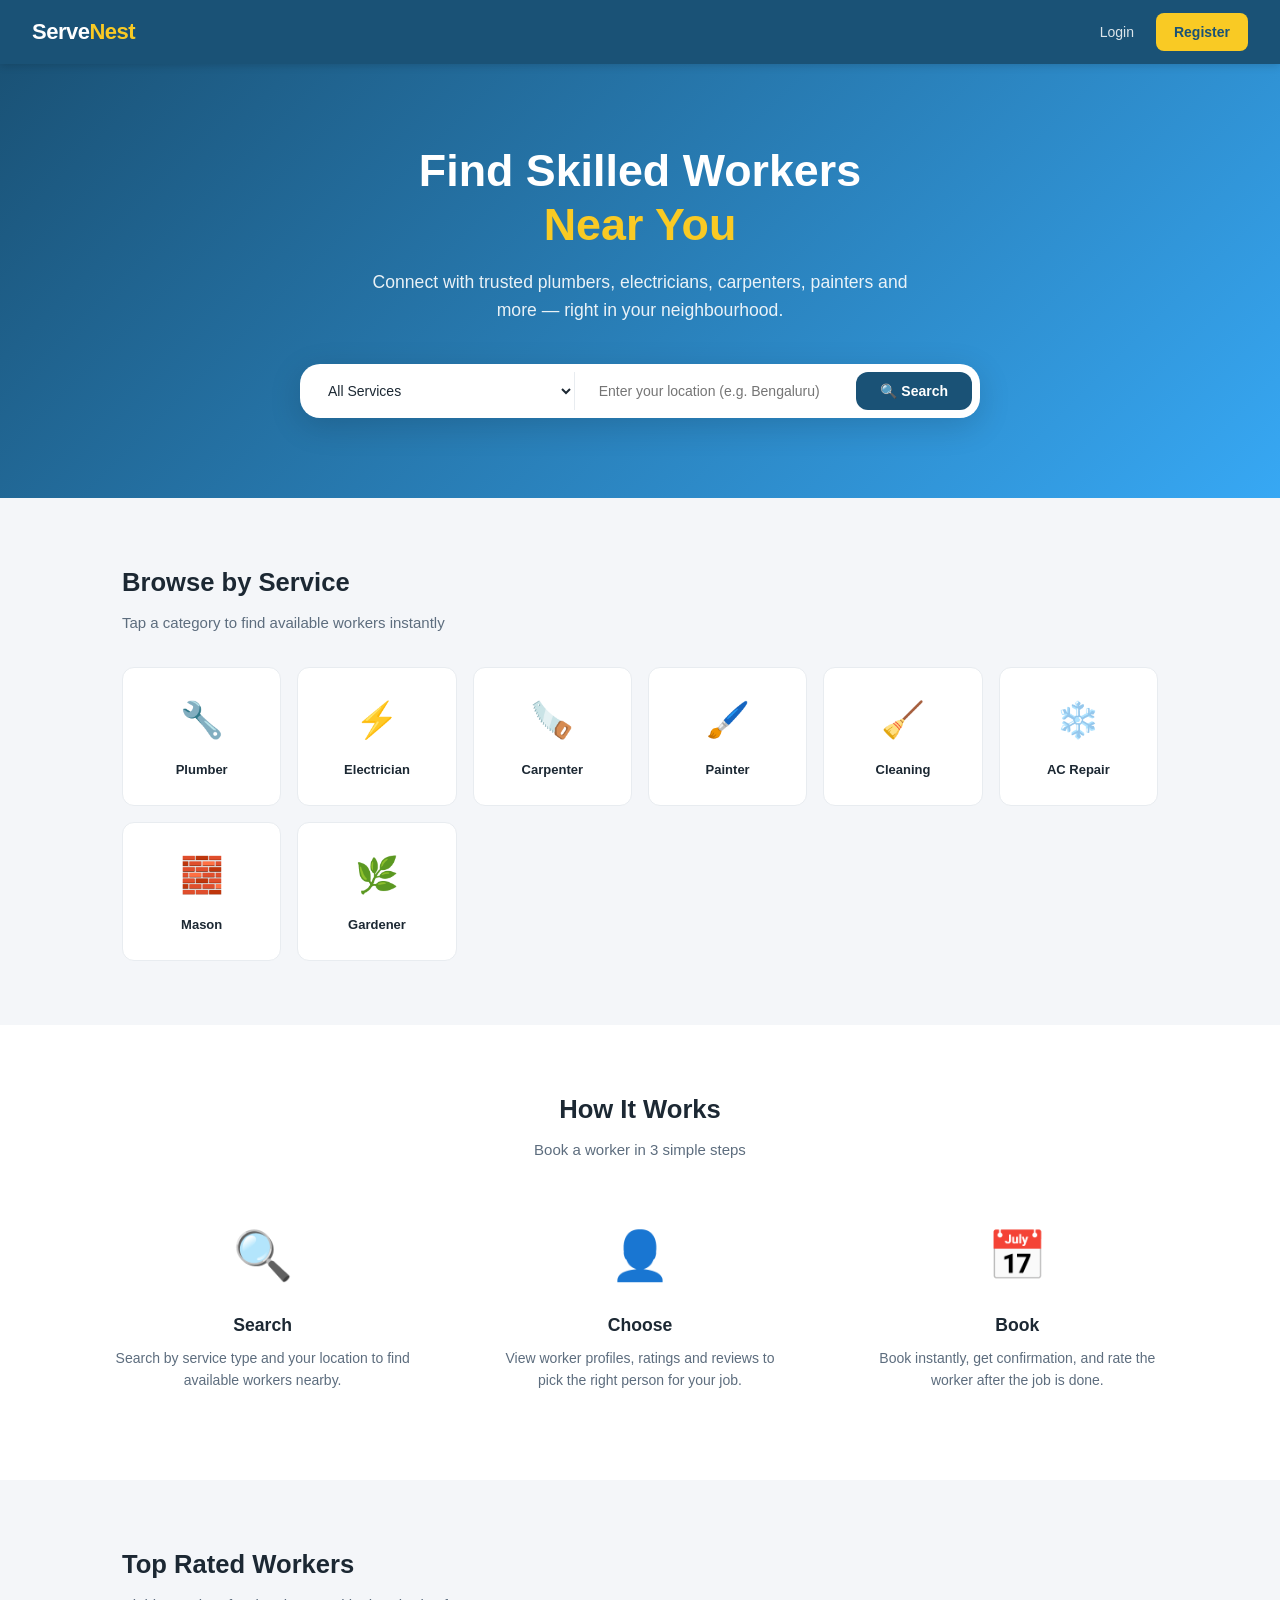
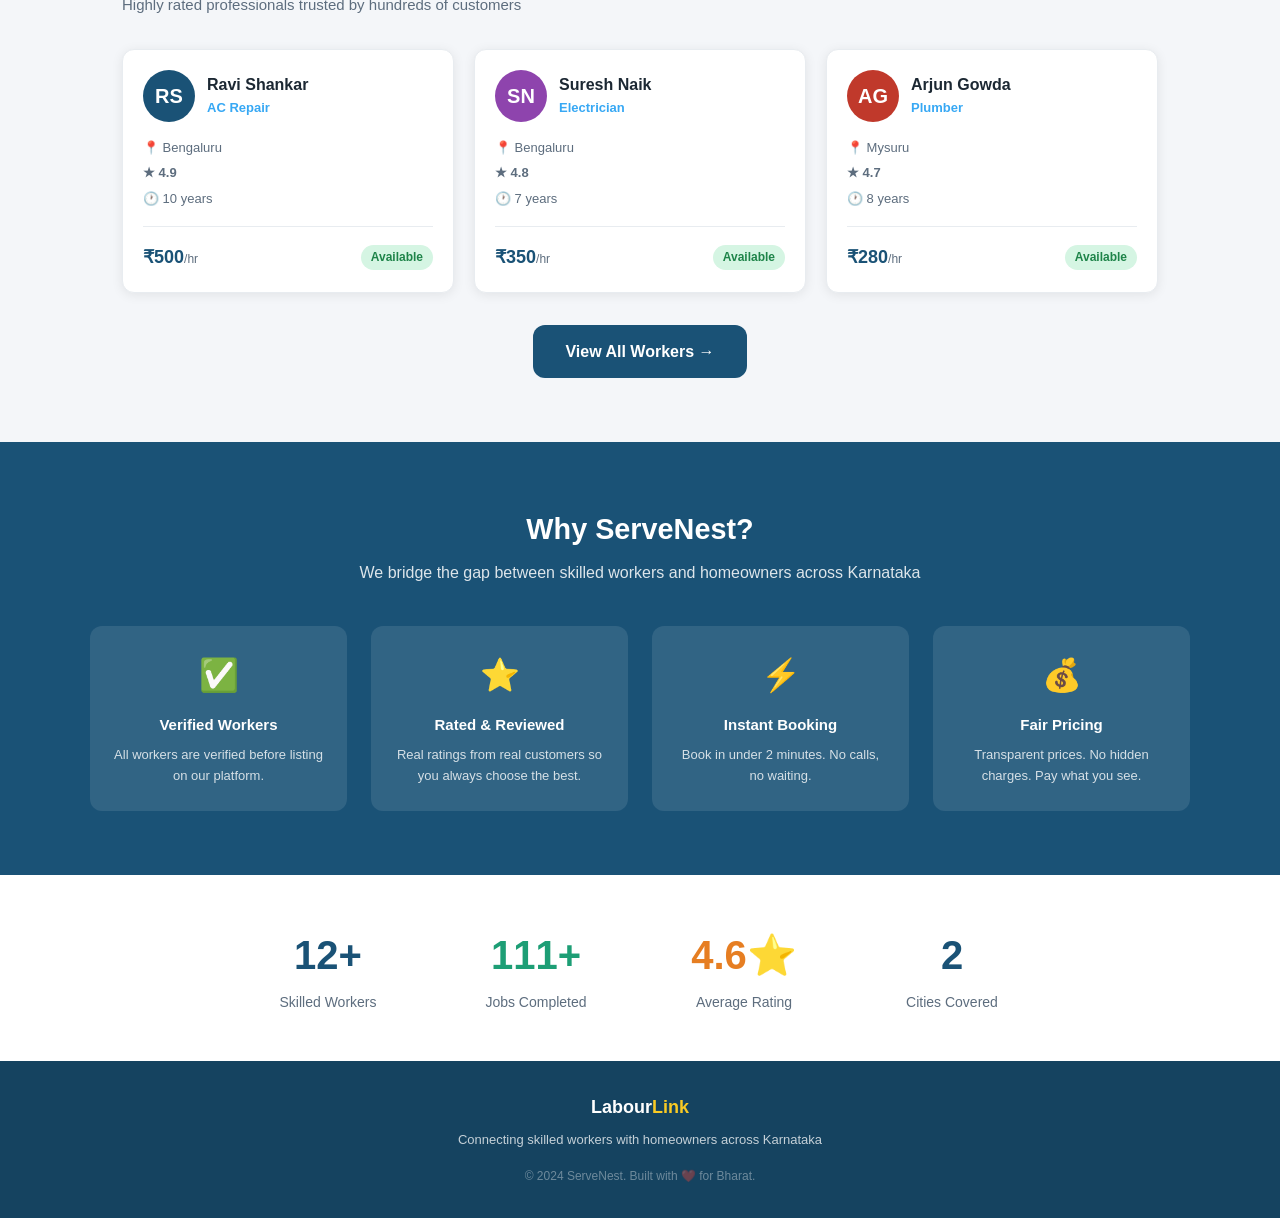
<file: index.html>
<!DOCTYPE html>
<html lang="en">
<head>
  <meta charset="UTF-8">
  <meta name="viewport" content="width=device-width, initial-scale=1.0">
  <title>ServeNest — Find Skilled Workers Near You</title>
  <link rel="stylesheet" href="style.css">
</head>
<body>

  <!-- NAVBAR -->
  <nav class="navbar">
    <div class="navbar-brand">Serve<span>Nest</span></div>
    <div class="navbar-links" id="nav-user">
      <a href="login.html">Login</a>
      <a href="login.html" class="btn-nav">Register</a>
    </div>
  </nav>

  <!-- HERO -->
  <section class="hero">
    <h1>Find Skilled Workers<br><span>Near You</span></h1>
    <p>Connect with trusted plumbers, electricians, carpenters, painters and more — right in your neighbourhood.</p>

    <div class="search-bar">
      <select id="search-service">
        <option value="">All Services</option>
        <option>Plumber</option>
        <option>Electrician</option>
        <option>Carpenter</option>
        <option>Painter</option>
        <option>Cleaning</option>
        <option>AC Repair</option>
        <option>Mason</option>
        <option>Gardener</option>
      </select>
      <input type="text" id="search-location" placeholder="Enter your location (e.g. Bengaluru)">
      <button class="btn btn-primary" onclick="searchWorkers()">🔍 Search</button>
    </div>
  </section>

  <!-- SERVICE CATEGORIES -->
  <section class="services-section">
    <h2 class="section-title">Browse by Service</h2>
    <p class="section-subtitle">Tap a category to find available workers instantly</p>
    <div class="services-grid">
      <div class="service-card" onclick="goToService('Plumber')">
        <span class="icon">🔧</span><p>Plumber</p>
      </div>
      <div class="service-card" onclick="goToService('Electrician')">
        <span class="icon">⚡</span><p>Electrician</p>
      </div>
      <div class="service-card" onclick="goToService('Carpenter')">
        <span class="icon">🪚</span><p>Carpenter</p>
      </div>
      <div class="service-card" onclick="goToService('Painter')">
        <span class="icon">🖌️</span><p>Painter</p>
      </div>
      <div class="service-card" onclick="goToService('Cleaning')">
        <span class="icon">🧹</span><p>Cleaning</p>
      </div>
      <div class="service-card" onclick="goToService('AC Repair')">
        <span class="icon">❄️</span><p>AC Repair</p>
      </div>
      <div class="service-card" onclick="goToService('Mason')">
        <span class="icon">🧱</span><p>Mason</p>
      </div>
      <div class="service-card" onclick="goToService('Gardener')">
        <span class="icon">🌿</span><p>Gardener</p>
      </div>
    </div>
  </section>

  <!-- HOW IT WORKS -->
  <section style="background:#fff; padding: 4rem 2rem;">
    <div style="max-width:1100px; margin:0 auto;">
      <h2 class="section-title" style="text-align:center">How It Works</h2>
      <p class="section-subtitle" style="text-align:center">Book a worker in 3 simple steps</p>
      <div style="display:grid; grid-template-columns: repeat(auto-fit, minmax(220px,1fr)); gap:2rem; margin-top:2rem;">
        <div style="text-align:center; padding:1.5rem;">
          <div style="font-size:3rem; margin-bottom:1rem;">🔍</div>
          <h3 style="font-size:1.1rem; margin-bottom:0.5rem;">Search</h3>
          <p style="color:var(--text-secondary); font-size:14px;">Search by service type and your location to find available workers nearby.</p>
        </div>
        <div style="text-align:center; padding:1.5rem;">
          <div style="font-size:3rem; margin-bottom:1rem;">👤</div>
          <h3 style="font-size:1.1rem; margin-bottom:0.5rem;">Choose</h3>
          <p style="color:var(--text-secondary); font-size:14px;">View worker profiles, ratings and reviews to pick the right person for your job.</p>
        </div>
        <div style="text-align:center; padding:1.5rem;">
          <div style="font-size:3rem; margin-bottom:1rem;">📅</div>
          <h3 style="font-size:1.1rem; margin-bottom:0.5rem;">Book</h3>
          <p style="color:var(--text-secondary); font-size:14px;">Book instantly, get confirmation, and rate the worker after the job is done.</p>
        </div>
      </div>
    </div>
  </section>

  <!-- FEATURED WORKERS -->
  <section class="services-section">
    <h2 class="section-title">Top Rated Workers</h2>
    <p class="section-subtitle">Highly rated professionals trusted by hundreds of customers</p>
    <div class="workers-grid" id="featured-workers"></div>
    <div style="text-align:center; margin-top:2rem;">
      <a href="user-dashboard.html" class="btn btn-primary btn-lg">View All Workers →</a>
    </div>
  </section>

  <!-- WHY LABOURLINK -->
  <section style="background: var(--primary); color:#fff; padding:4rem 2rem;">
    <div style="max-width:1100px; margin:0 auto; text-align:center;">
      <h2 style="font-size:1.8rem; font-weight:800; margin-bottom:0.5rem;">Why ServeNest?</h2>
      <p style="opacity:0.85; margin-bottom:2.5rem;">We bridge the gap between skilled workers and homeowners across Karnataka</p>
      <div style="display:grid; grid-template-columns:repeat(auto-fit,minmax(180px,1fr)); gap:1.5rem;">
        <div style="background:rgba(255,255,255,0.1); border-radius:var(--radius); padding:1.5rem;">
          <div style="font-size:2rem; margin-bottom:0.75rem;">✅</div>
          <h3 style="font-size:15px; margin-bottom:0.5rem;">Verified Workers</h3>
          <p style="font-size:13px; opacity:0.8;">All workers are verified before listing on our platform.</p>
        </div>
        <div style="background:rgba(255,255,255,0.1); border-radius:var(--radius); padding:1.5rem;">
          <div style="font-size:2rem; margin-bottom:0.75rem;">⭐</div>
          <h3 style="font-size:15px; margin-bottom:0.5rem;">Rated & Reviewed</h3>
          <p style="font-size:13px; opacity:0.8;">Real ratings from real customers so you always choose the best.</p>
        </div>
        <div style="background:rgba(255,255,255,0.1); border-radius:var(--radius); padding:1.5rem;">
          <div style="font-size:2rem; margin-bottom:0.75rem;">⚡</div>
          <h3 style="font-size:15px; margin-bottom:0.5rem;">Instant Booking</h3>
          <p style="font-size:13px; opacity:0.8;">Book in under 2 minutes. No calls, no waiting.</p>
        </div>
        <div style="background:rgba(255,255,255,0.1); border-radius:var(--radius); padding:1.5rem;">
          <div style="font-size:2rem; margin-bottom:0.75rem;">💰</div>
          <h3 style="font-size:15px; margin-bottom:0.5rem;">Fair Pricing</h3>
          <p style="font-size:13px; opacity:0.8;">Transparent prices. No hidden charges. Pay what you see.</p>
        </div>
      </div>
    </div>
  </section>

  <!-- STATS -->
  <section style="padding:3rem 2rem; background:#fff;">
    <div style="max-width:800px; margin:0 auto; display:grid; grid-template-columns:repeat(auto-fit,minmax(150px,1fr)); gap:2rem; text-align:center;">
      <div>
        <div style="font-size:2.5rem; font-weight:800; color:var(--primary);" id="stat-workers">0</div>
        <div style="color:var(--text-secondary); font-size:14px; margin-top:4px;">Skilled Workers</div>
      </div>
      <div>
        <div style="font-size:2.5rem; font-weight:800; color:var(--accent);" id="stat-bookings">0</div>
        <div style="color:var(--text-secondary); font-size:14px; margin-top:4px;">Jobs Completed</div>
      </div>
      <div>
        <div style="font-size:2.5rem; font-weight:800; color:var(--warning);">4.6⭐</div>
        <div style="color:var(--text-secondary); font-size:14px; margin-top:4px;">Average Rating</div>
      </div>
      <div>
        <div style="font-size:2.5rem; font-weight:800; color:var(--primary);">2</div>
        <div style="color:var(--text-secondary); font-size:14px; margin-top:4px;">Cities Covered</div>
      </div>
    </div>
  </section>

  <!-- FOOTER -->
  <footer style="background:var(--primary-dark); color:rgba(255,255,255,0.75); padding:2rem; text-align:center;">
    <div style="font-size:18px; font-weight:800; color:#fff; margin-bottom:0.5rem;">Labour<span style="color:#F9CA24">Link</span></div>
    <p style="font-size:13px;">Connecting skilled workers with homeowners across Karnataka</p>
    <p style="font-size:12px; margin-top:1rem; opacity:0.5;">© 2024 ServeNest. Built with ❤️ for Bharat.</p>
  </footer>

  <script src="app.js"></script>
  <script>
    function searchWorkers() {
      const service = document.getElementById("search-service").value;
      const location = document.getElementById("search-location").value;
      let url = "user-dashboard.html";
      const params = [];
      if (service) params.push("service=" + encodeURIComponent(service));
      if (location) params.push("location=" + encodeURIComponent(location));
      if (params.length) url += "?" + params.join("&");
      window.location.href = url;
    }

    function goToService(service) {
      window.location.href = "user-dashboard.html?service=" + encodeURIComponent(service);
    }

    function renderFeaturedWorkers() {
      const workers = getWorkers()
        .filter(w => w.available)
        .sort((a, b) => b.rating - a.rating)
        .slice(0, 3);

      const container = document.getElementById("featured-workers");
      container.innerHTML = workers.map(w => `
        <div class="worker-card" onclick="window.location.href='worker-profile.html?id=${w.id}'">
          <div class="worker-card-header">
            <div class="avatar" style="background:${getAvatarColor(w.name)}">${getInitials(w.name)}</div>
            <div>
              <div class="worker-name">${w.name}</div>
              <div class="worker-service">${w.service}</div>
            </div>
          </div>
          <div class="worker-meta">
            <span>📍 ${w.location}</span>
            <span class="rating">★ ${w.rating}</span>
            <span>🕐 ${w.experience}</span>
          </div>
          <div class="worker-card-footer">
            <div class="price">₹${w.price}<span>/hr</span></div>
            <span class="badge badge-green">Available</span>
          </div>
        </div>
      `).join("");
    }

    function animateStats() {
      const workers = getWorkers();
      const bookings = getBookings();
      animateCount("stat-workers", workers.length);
      animateCount("stat-bookings", bookings.length + 120);
    }

    function animateCount(id, target) {
      const el = document.getElementById(id);
      let count = 0;
      const step = Math.ceil(target / 40);
      const interval = setInterval(() => {
        count = Math.min(count + step, target);
        el.textContent = count + "+";
        if (count >= target) clearInterval(interval);
      }, 40);
    }

    renderFeaturedWorkers();
    animateStats();
  </script>
</body>
</html>
</file>
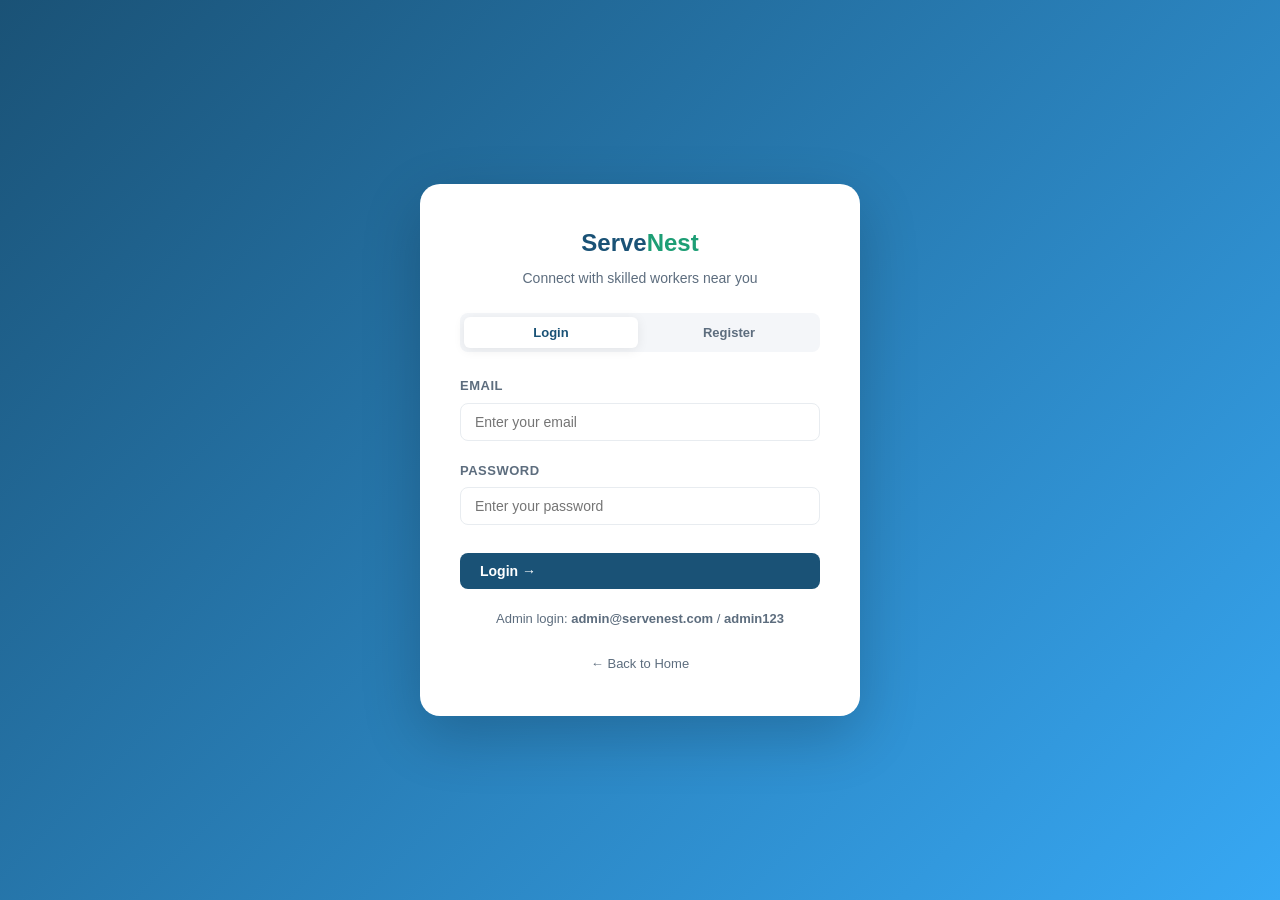
<file: admin-dashboard.html>
<!DOCTYPE html>
<html lang="en">
<head>
  <meta charset="UTF-8">
  <meta name="viewport" content="width=device-width, initial-scale=1.0">
  <title>ServeNest — Admin Dashboard</title>
  <link rel="stylesheet" href="style.css">
</head>
<body>

  <nav class="navbar">
    <a class="navbar-brand" href="index.html">Serve<span>Nest</span></a>
    <div class="navbar-links" id="nav-user"></div>
  </nav>

  <div class="dashboard">
    <aside class="sidebar">
      <div class="sidebar-user">
        <div class="name">Admin Panel</div>
        <div class="role">🛡️ Administrator</div>
      </div>
      <ul class="sidebar-menu">
        <li><a href="#" class="active" onclick="showTab('overview')">📊 Overview</a></li>
        <li><a href="#" onclick="showTab('workers')">🔧 All Workers</a></li>
        <li><a href="#" onclick="showTab('users')">👥 All Users</a></li>
        <li><a href="#" onclick="showTab('bookings')">📅 All Bookings</a></li>
        <li><a href="#" onclick="showTab('jobs')">💼 All Jobs</a></li>
        <li><a href="#" onclick="logout()" style="color:#ff6b6b">🚪 Logout</a></li>
      </ul>
    </aside>

    <main class="dashboard-content">

      <!-- OVERVIEW -->
      <div id="tab-overview">
        <div class="page-header">
          <h2>Dashboard Overview</h2>
          <p>Platform stats at a glance</p>
        </div>
        <div class="stats-grid">
          <div class="stat-card">
            <div class="stat-label">Total Workers</div>
            <div class="stat-value" id="stat-workers">0</div>
            <div class="stat-sub">Registered</div>
          </div>
          <div class="stat-card">
            <div class="stat-label">Total Users</div>
            <div class="stat-value" id="stat-users" style="color:var(--accent)">0</div>
            <div class="stat-sub">Registered</div>
          </div>
          <div class="stat-card">
            <div class="stat-label">Total Bookings</div>
            <div class="stat-value" id="stat-bookings" style="color:var(--warning)">0</div>
            <div class="stat-sub">All time</div>
          </div>
          <div class="stat-card">
            <div class="stat-label">Open Jobs</div>
            <div class="stat-value" id="stat-jobs" style="color:#8E44AD">0</div>
            <div class="stat-sub">Posted by users</div>
          </div>
        </div>

        <!-- SERVICE BREAKDOWN -->
        <div class="card" style="margin-bottom:1.5rem">
          <div style="font-weight:700; margin-bottom:1rem">Workers by Service</div>
          <div id="service-breakdown" style="display:flex; flex-wrap:wrap; gap:8px;"></div>
        </div>

        <!-- RECENT BOOKINGS -->
        <div class="card">
          <div style="font-weight:700; margin-bottom:1rem">Recent Bookings</div>
          <div id="recent-bookings-admin"></div>
        </div>
      </div>

      <!-- ALL WORKERS -->
      <div id="tab-workers" style="display:none">
        <div class="page-header">
          <h2>All Workers</h2>
          <p>Manage all registered workers on the platform</p>
        </div>
        <div class="filter-bar" style="margin-bottom:1rem">
          <div class="form-group" style="margin:0; flex:1">
            <input type="text" id="search-workers" placeholder="Search by name or service..." oninput="filterWorkersList()" style="width:100%; padding:8px 12px; border:1.5px solid var(--border); border-radius:var(--radius-sm); font-size:14px;">
          </div>
          <select id="filter-worker-service" onchange="filterWorkersList()" style="padding:8px 12px; border:1.5px solid var(--border); border-radius:var(--radius-sm); font-size:14px;">
            <option value="">All Services</option>
            <option>Plumber</option><option>Electrician</option><option>Carpenter</option>
            <option>Painter</option><option>Cleaning</option><option>AC Repair</option>
            <option>Mason</option><option>Gardener</option>
          </select>
        </div>
        <div class="table-wrap">
          <table>
            <thead>
              <tr>
                <th>Name</th><th>Service</th><th>Location</th>
                <th>Price/hr</th><th>Rating</th><th>Status</th><th>Action</th>
              </tr>
            </thead>
            <tbody id="workers-table"></tbody>
          </table>
        </div>
      </div>

      <!-- ALL USERS -->
      <div id="tab-users" style="display:none">
        <div class="page-header">
          <h2>All Users</h2>
          <p>Manage all registered users on the platform</p>
        </div>
        <div class="filter-bar" style="margin-bottom:1rem">
          <div class="form-group" style="margin:0; flex:1">
            <input type="text" id="search-users" placeholder="Search by name or email..." oninput="filterUsersList()" style="width:100%; padding:8px 12px; border:1.5px solid var(--border); border-radius:var(--radius-sm); font-size:14px;">
          </div>
        </div>
        <div class="table-wrap">
          <table>
            <thead>
              <tr>
                <th>Name</th><th>Email</th><th>Phone</th><th>Location</th><th>Joined</th><th>Action</th>
              </tr>
            </thead>
            <tbody id="users-table"></tbody>
          </table>
        </div>
      </div>

      <!-- ALL BOOKINGS -->
      <div id="tab-bookings" style="display:none">
        <div class="page-header">
          <h2>All Bookings</h2>
          <p>View all service bookings across the platform</p>
        </div>
        <div class="filter-bar" style="margin-bottom:1rem">
          <select id="filter-booking-status" onchange="filterBookingsList()" style="padding:8px 12px; border:1.5px solid var(--border); border-radius:var(--radius-sm); font-size:14px;">
            <option value="">All Status</option>
            <option>Confirmed</option><option>Cancelled</option><option>Completed</option>
          </select>
        </div>
        <div class="table-wrap">
          <table>
            <thead>
              <tr>
                <th>User</th><th>Worker</th><th>Service</th>
                <th>Date</th><th>Price</th><th>Status</th>
              </tr>
            </thead>
            <tbody id="bookings-table"></tbody>
          </table>
        </div>
      </div>

      <!-- ALL JOBS -->
      <div id="tab-jobs" style="display:none">
        <div class="page-header">
          <h2>All Posted Jobs</h2>
          <p>Jobs posted by users looking for workers</p>
        </div>
        <div class="table-wrap">
          <table>
            <thead>
              <tr>
                <th>Title</th><th>Service</th><th>Posted By</th>
                <th>Location</th><th>Date</th><th>Applicants</th><th>Status</th>
              </tr>
            </thead>
            <tbody id="jobs-table"></tbody>
          </table>
        </div>
      </div>

    </main>
  </div>

  <script src="app.js"></script>
  <script>
    window.onload = function () {
      requireAuth("admin");
      loadOverview();
    };

    function showTab(tab) {
      ["overview","workers","users","bookings","jobs"].forEach(t => {
        document.getElementById("tab-" + t).style.display = t === tab ? "block" : "none";
      });
      document.querySelectorAll(".sidebar-menu a").forEach(a => a.classList.remove("active"));
      event.target.classList.add("active");
      if (tab === "workers")  loadWorkersTable();
      if (tab === "users")    loadUsersTable();
      if (tab === "bookings") loadBookingsTable();
      if (tab === "jobs")     loadJobsTable();
    }

    function loadOverview() {
      const workers  = getWorkers();
      const users    = getUsers().filter(u => u.role === "user");
      const bookings = getBookings();
      const jobs     = getJobs().filter(j => j.status === "Open");

      document.getElementById("stat-workers").textContent  = workers.length;
      document.getElementById("stat-users").textContent    = users.length;
      document.getElementById("stat-bookings").textContent = bookings.length;
      document.getElementById("stat-jobs").textContent     = jobs.length;

      // Service breakdown
      const breakdown = {};
      workers.forEach(w => { breakdown[w.service] = (breakdown[w.service] || 0) + 1; });
      document.getElementById("service-breakdown").innerHTML = Object.entries(breakdown)
        .sort((a,b) => b[1] - a[1])
        .map(([s, c]) => `<span class="badge badge-blue" style="font-size:13px; padding:6px 12px">${s}: ${c}</span>`)
        .join("");

      // Recent bookings
      const recent = bookings.slice(-5).reverse();
      const rb = document.getElementById("recent-bookings-admin");
      if (!recent.length) {
        rb.innerHTML = `<div class="empty-state" style="padding:1rem"><p>No bookings yet</p></div>`;
        return;
      }
      rb.innerHTML = `
        <div class="table-wrap">
          <table>
            <thead><tr><th>User</th><th>Worker</th><th>Service</th><th>Date</th><th>Status</th></tr></thead>
            <tbody>${recent.map(b => `
              <tr>
                <td>${b.userName}</td>
                <td>${b.workerName}</td>
                <td>${b.service}</td>
                <td>${formatDate(b.date)}</td>
                <td><span class="badge ${b.status === 'Confirmed' ? 'badge-green' : b.status === 'Cancelled' ? 'badge-red' : 'badge-amber'}">${b.status}</span></td>
              </tr>`).join("")}
            </tbody>
          </table>
        </div>`;
    }

    let allWorkers = [];
    function loadWorkersTable() {
      allWorkers = getWorkers();
      renderWorkersTable(allWorkers);
    }

    function filterWorkersList() {
      const q       = document.getElementById("search-workers").value.toLowerCase();
      const service = document.getElementById("filter-worker-service").value;
      let list      = allWorkers;
      if (q)       list = list.filter(w => w.name.toLowerCase().includes(q) || w.service.toLowerCase().includes(q));
      if (service) list = list.filter(w => w.service === service);
      renderWorkersTable(list);
    }

    function renderWorkersTable(workers) {
      document.getElementById("workers-table").innerHTML = workers.length
        ? workers.map(w => `
            <tr>
              <td><div style="font-weight:600">${w.name}</div><div style="font-size:12px;color:var(--text-secondary)">${w.phone || "—"}</div></td>
              <td><span class="badge badge-blue">${w.service}</span></td>
              <td>${w.location}</td>
              <td>₹${w.price}/hr</td>
              <td>${w.rating > 0 ? "★ " + w.rating.toFixed(1) + " (" + w.reviews + ")" : "New"}</td>
              <td><span class="badge ${w.available ? 'badge-green' : 'badge-red'}">${w.available ? "Available" : "Busy"}</span></td>
              <td>
                <button class="btn btn-sm btn-outline" onclick="window.location.href='worker-profile.html?id=${w.id}'">View</button>
                <button class="btn btn-sm btn-danger" style="margin-left:4px" onclick="removeWorker(${w.id})">Remove</button>
              </td>
            </tr>`).join("")
        : `<tr><td colspan="7" style="text-align:center;color:var(--text-muted);padding:2rem">No workers found</td></tr>`;
    }

    function removeWorker(workerId) {
      if (!confirm("Remove this worker from the platform?")) return;
      saveWorkers(getWorkers().filter(w => w.id !== workerId));
      showToast("Worker removed");
      loadWorkersTable();
      loadOverview();
    }

    let allUsers = [];
    function loadUsersTable() {
      allUsers = getUsers().filter(u => u.role === "user");
      renderUsersTable(allUsers);
    }

    function filterUsersList() {
      const q  = document.getElementById("search-users").value.toLowerCase();
      const list = q ? allUsers.filter(u => u.name.toLowerCase().includes(q) || u.email.toLowerCase().includes(q)) : allUsers;
      renderUsersTable(list);
    }

    function renderUsersTable(users) {
      document.getElementById("users-table").innerHTML = users.length
        ? users.map(u => `
            <tr>
              <td><div style="font-weight:600">${u.name}</div></td>
              <td>${u.email}</td>
              <td>${u.phone || "—"}</td>
              <td>${u.location || "—"}</td>
              <td>${formatDate(u.createdAt)}</td>
              <td><button class="btn btn-sm btn-danger" onclick="removeUser('${u.id}')">Remove</button></td>
            </tr>`).join("")
        : `<tr><td colspan="6" style="text-align:center;color:var(--text-muted);padding:2rem">No users found</td></tr>`;
    }

    function removeUser(userId) {
      if (!confirm("Remove this user?")) return;
      saveUsers(getUsers().filter(u => u.id !== userId));
      showToast("User removed");
      loadUsersTable();
      loadOverview();
    }

    let allBookings = [];
    function loadBookingsTable() {
      allBookings = getBookings();
      renderBookingsTable(allBookings);
    }

    function filterBookingsList() {
      const status = document.getElementById("filter-booking-status").value;
      const list   = status ? allBookings.filter(b => b.status === status) : allBookings;
      renderBookingsTable(list);
    }

    function renderBookingsTable(bookings) {
      document.getElementById("bookings-table").innerHTML = bookings.length
        ? bookings.reverse().map(b => `
            <tr>
              <td>${b.userName}</td>
              <td>${b.workerName}</td>
              <td>${b.service}</td>
              <td>${formatDate(b.date)}</td>
              <td>₹${b.price}/hr</td>
              <td><span class="badge ${b.status === 'Confirmed' ? 'badge-green' : b.status === 'Cancelled' ? 'badge-red' : 'badge-amber'}">${b.status}</span></td>
            </tr>`).join("")
        : `<tr><td colspan="6" style="text-align:center;color:var(--text-muted);padding:2rem">No bookings found</td></tr>`;
    }

    function loadJobsTable() {
      const jobs = getJobs();
      document.getElementById("jobs-table").innerHTML = jobs.length
        ? jobs.reverse().map(j => `
            <tr>
              <td><div style="font-weight:600">${j.title}</div><div style="font-size:12px;color:var(--text-secondary)">${j.desc.slice(0,50)}...</div></td>
              <td><span class="badge badge-blue">${j.service}</span></td>
              <td>${j.userName}</td>
              <td>${j.location || "—"}</td>
              <td>${formatDate(j.date)}</td>
              <td>${j.applicants.length}</td>
              <td><span class="badge ${j.status === 'Open' ? 'badge-green' : 'badge-gray'}">${j.status}</span></td>
            </tr>`).join("")
        : `<tr><td colspan="7" style="text-align:center;color:var(--text-muted);padding:2rem">No jobs posted yet</td></tr>`;
    }
  </script>
</body>
</html>
</file>
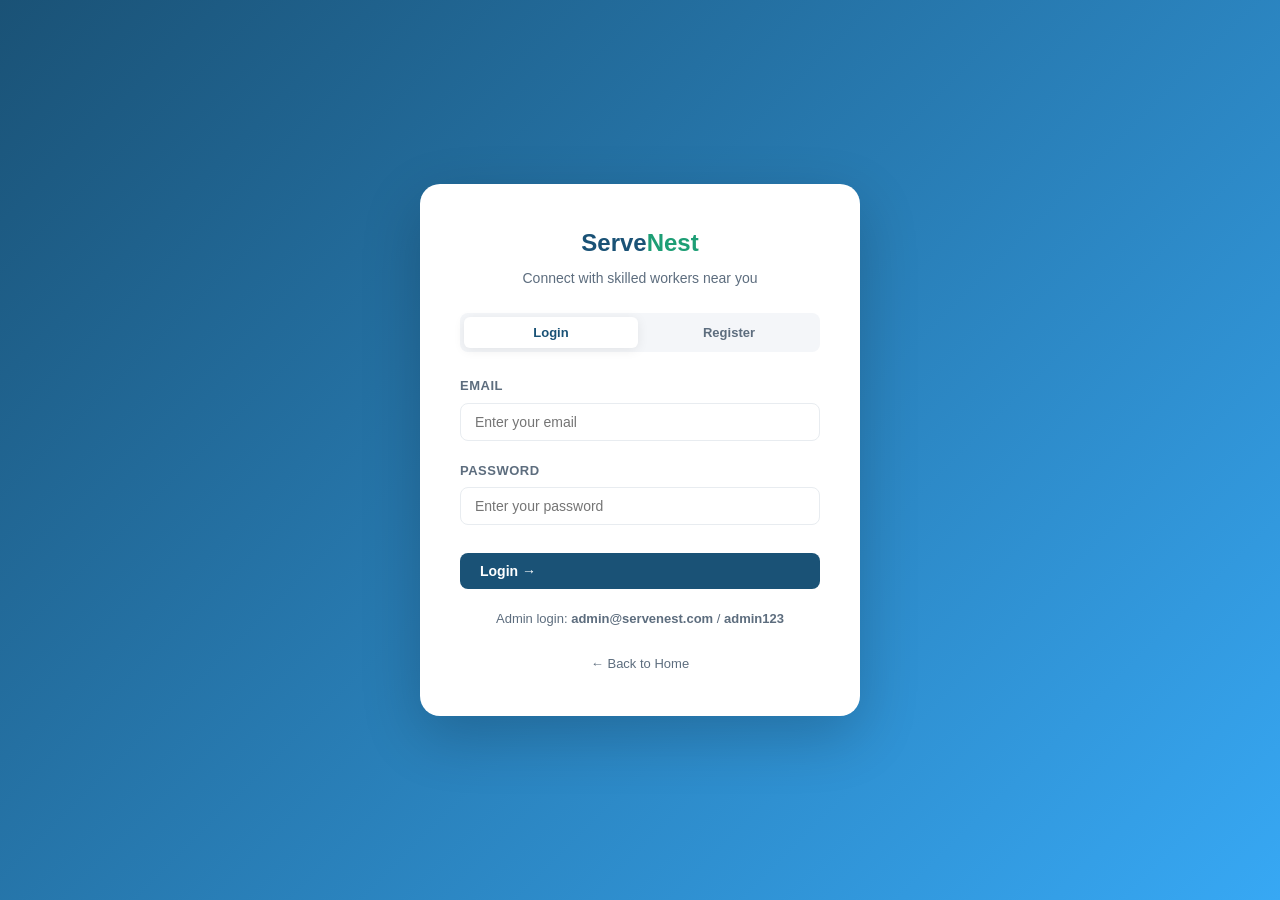
<file: bookings.html>
<!DOCTYPE html>
<html lang="en">
<head>
  <meta charset="UTF-8">
  <meta name="viewport" content="width=device-width, initial-scale=1.0">
  <title>ServeNest — My Bookings</title>
  <link rel="stylesheet" href="style.css">
</head>
<body>

  <nav class="navbar">
    <a class="navbar-brand" href="index.html">Serve<span>Nest</span></a>
    <div class="navbar-links" id="nav-user"></div>
  </nav>

  <div class="page-container">
    <div class="page-header">
      <h2>My Bookings</h2>
      <p>All your service bookings in one place</p>
    </div>

    <!-- FILTER TABS -->
    <div class="tabs" style="max-width:400px; margin-bottom:1.5rem">
      <button class="tab-btn active" onclick="filterStatus('all', this)">All</button>
      <button class="tab-btn" onclick="filterStatus('Confirmed', this)">Confirmed</button>
      <button class="tab-btn" onclick="filterStatus('Completed', this)">Completed</button>
      <button class="tab-btn" onclick="filterStatus('Cancelled', this)">Cancelled</button>
    </div>

    <div id="bookings-container"></div>
  </div>

  <!-- REVIEW MODAL -->
  <div class="modal-overlay" id="review-modal">
    <div class="modal">
      <div class="modal-header">
        <h3>Rate & Review</h3>
        <button class="modal-close" onclick="closeModal('review-modal')">✕</button>
      </div>
      <p style="color:var(--text-secondary); font-size:14px; margin-bottom:1rem">
        How was your experience with <strong id="review-worker-name"></strong>?
      </p>
      <div class="stars" id="star-rating" style="margin-bottom:1rem; justify-content:center;">
        <span class="star" onclick="setRating(1)">★</span>
        <span class="star" onclick="setRating(2)">★</span>
        <span class="star" onclick="setRating(3)">★</span>
        <span class="star" onclick="setRating(4)">★</span>
        <span class="star" onclick="setRating(5)">★</span>
      </div>
      <div class="form-group">
        <label>Your Review</label>
        <textarea id="review-text" rows="3" placeholder="Share your experience..."></textarea>
      </div>
      <button class="btn btn-primary" style="width:100%" onclick="submitReview()">Submit Review</button>
    </div>
  </div>

  <script src="app.js"></script>
  <script>
    let currentUser     = null;
    let selectedRating  = 0;
    let selectedBookingId = null;
    let selectedWorkerId  = null;
    let currentFilter   = "all";

    window.onload = function () {
      currentUser = getCurrentUser();
      if (!currentUser) {
        window.location.href = "login.html"; return;
      }
      loadBookings("all");
    };

    function filterStatus(status, btn) {
      currentFilter = status;
      document.querySelectorAll(".tab-btn").forEach(b => b.classList.remove("active"));
      btn.classList.add("active");
      loadBookings(status);
    }

    function loadBookings(status) {
      let bookings = getBookings().filter(b => b.userId === currentUser.id);
      if (status !== "all") bookings = bookings.filter(b => b.status === status);
      bookings = bookings.reverse();

      const container = document.getElementById("bookings-container");

      if (!bookings.length) {
        container.innerHTML = `
          <div class="empty-state">
            <span class="icon">📅</span>
            <p>No ${status === "all" ? "" : status.toLowerCase() + " "}bookings found.</p>
            <a href="user-dashboard.html" class="btn btn-primary" style="margin-top:1rem">Browse Workers</a>
          </div>`;
        return;
      }

      container.innerHTML = bookings.map(b => `
        <div class="card" style="margin-bottom:1rem">
          <div style="display:flex; justify-content:space-between; align-items:flex-start; flex-wrap:wrap; gap:1rem;">

            <div style="display:flex; gap:14px; align-items:flex-start; flex:1">
              <div class="avatar" style="background:${getAvatarColor(b.workerName)};width:48px;height:48px;font-size:18px;flex-shrink:0">
                ${getInitials(b.workerName)}
              </div>
              <div>
                <div style="font-weight:700; font-size:16px">${b.workerName}</div>
                <div style="color:var(--primary-light); font-size:13px; font-weight:600; margin-bottom:8px">${b.service}</div>
                <div style="display:flex; flex-direction:column; gap:5px;">
                  <span style="font-size:13px; color:var(--text-secondary)">📅 ${formatDate(b.date)} at ${b.time || "—"}</span>
                  <span style="font-size:13px; color:var(--text-secondary)">📍 ${b.address}</span>
                  <span style="font-size:13px; color:var(--text-secondary)">🔧 ${b.problem}</span>
                  <span style="font-size:13px; color:var(--primary); font-weight:600">💰 ₹${b.price}/hr</span>
                  <span style="font-size:12px; color:var(--text-muted)">Booked on ${formatDate(b.createdAt)}</span>
                </div>
              </div>
            </div>

            <div style="display:flex; flex-direction:column; gap:8px; align-items:flex-end; min-width:120px">
              <span class="badge ${
                b.status === 'Confirmed'  ? 'badge-green' :
                b.status === 'Cancelled'  ? 'badge-red'   :
                b.status === 'Completed'  ? 'badge-blue'  : 'badge-amber'
              }" style="font-size:13px; padding:5px 12px">${b.status}</span>

              ${b.status === "Confirmed" && !b.reviewed ? `
                <button class="btn btn-sm btn-outline" onclick="openReview(${b.id}, '${b.workerName}', ${b.workerId})">
                  ⭐ Rate Worker
                </button>` : ""}

              ${b.status === "Confirmed" ? `
                <button class="btn btn-sm btn-danger" onclick="cancelBooking(${b.id})">
                  Cancel
                </button>` : ""}

              ${b.reviewed ? `
                <span style="font-size:12px; color:var(--accent); font-weight:600">✓ Reviewed</span>` : ""}

              <button class="btn btn-sm btn-outline" onclick="window.location.href='worker-profile.html?id=${b.workerId}'">
                View Worker
              </button>
            </div>

          </div>
        </div>
      `).join("");
    }

    function cancelBooking(bookingId) {
      if (!confirm("Are you sure you want to cancel this booking?")) return;
      const bookings = getBookings().map(b =>
        b.id === bookingId ? {...b, status: "Cancelled"} : b
      );
      saveBookings(bookings);
      showToast("Booking cancelled");
      loadBookings(currentFilter);
    }

    function openReview(bookingId, workerName, workerId) {
      selectedBookingId = bookingId;
      selectedWorkerId  = workerId;
      selectedRating    = 0;
      document.getElementById("review-worker-name").textContent = workerName;
      document.getElementById("review-text").value = "";
      document.querySelectorAll(".star").forEach(s => s.classList.remove("filled"));
      openModal("review-modal");
    }

    function setRating(r) {
      selectedRating = r;
      document.querySelectorAll(".star").forEach((s, i) => {
        s.classList.toggle("filled", i < r);
      });
    }

    function submitReview() {
      if (!selectedRating) { showToast("Please select a star rating", "error"); return; }
      const text = document.getElementById("review-text").value.trim();
      if (!text)  { showToast("Please write a review", "error"); return; }

      const reviews = getReviews();
      reviews.push({
        id:        generateId(),
        workerId:  selectedWorkerId,
        userId:    currentUser.id,
        userName:  currentUser.name,
        rating:    selectedRating,
        text,
        createdAt: new Date().toISOString()
      });
      saveReviews(reviews);

      // Update worker average rating
      const workers = getWorkers();
      const wIdx    = workers.findIndex(w => w.id === selectedWorkerId);
      if (wIdx !== -1) {
        const wReviews = reviews.filter(r => r.workerId === selectedWorkerId);
        const avg      = wReviews.reduce((s, r) => s + r.rating, 0) / wReviews.length;
        workers[wIdx].rating  = Math.round(avg * 10) / 10;
        workers[wIdx].reviews = wReviews.length;
        saveWorkers(workers);
      }

      // Mark booking as reviewed
      const bookings = getBookings().map(b =>
        b.id === selectedBookingId ? {...b, reviewed: true} : b
      );
      saveBookings(bookings);

      closeModal("review-modal");
      showToast("Review submitted! Thank you ⭐");
      loadBookings(currentFilter);
    }
  </script>
</body>
</html>
</file>
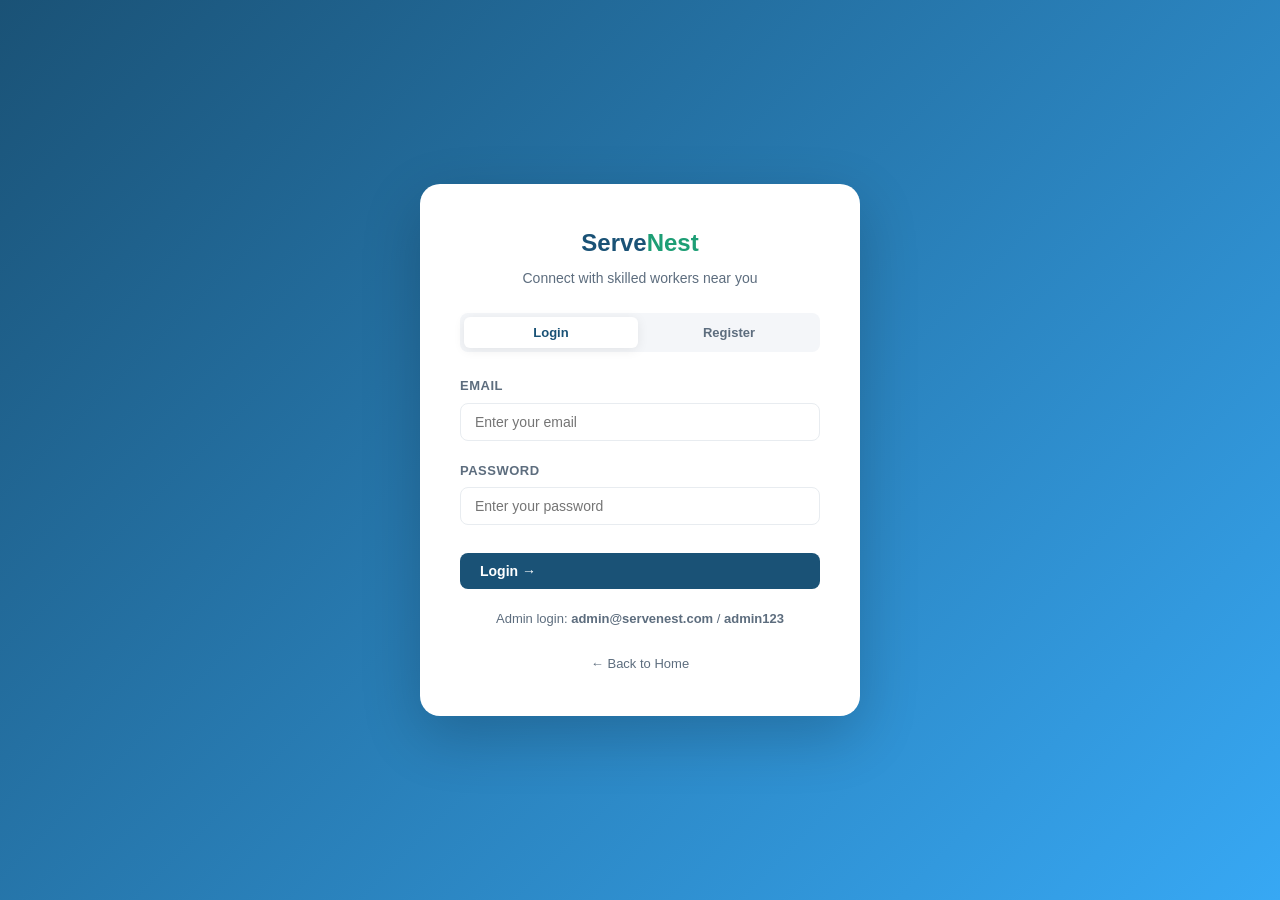
<file: login.html>
<!DOCTYPE html>
<html lang="en">
<head>
  <meta charset="UTF-8">
  <meta name="viewport" content="width=device-width, initial-scale=1.0">
  <title>ServeNest — Login / Register</title>
  <link rel="stylesheet" href="style.css">
</head>
<body>

  <div class="auth-page">
    <div class="auth-card">

      <!-- LOGO -->
      <div class="auth-logo">
        <h2>Serve<span>Nest</span></h2>
        <p>Connect with skilled workers near you</p>
      </div>

      <!-- LOGIN / REGISTER TABS -->
      <div class="tabs">
        <button class="tab-btn active" onclick="switchTab('login')">Login</button>
        <button class="tab-btn" onclick="switchTab('register')">Register</button>
      </div>

      <!-- ── LOGIN FORM ── -->
      <div id="login-form">
        <div class="form-group">
          <label>Email</label>
          <input type="email" id="login-email" placeholder="Enter your email">
        </div>
        <div class="form-group">
          <label>Password</label>
          <input type="password" id="login-password" placeholder="Enter your password">
        </div>
        <button class="btn btn-primary" style="width:100%; margin-top:0.5rem" onclick="handleLogin()">
          Login →
        </button>

        <div style="text-align:center; margin-top:1.25rem; font-size:13px; color:var(--text-secondary)">
          Admin login: <strong>admin@servenest.com</strong> / <strong>admin123</strong>
        </div>
      </div>

      <!-- ── REGISTER FORM ── -->
      <div id="register-form" style="display:none">

        <!-- ROLE SELECTOR -->
        <p style="font-size:13px; font-weight:600; color:var(--text-secondary); margin-bottom:8px; text-transform:uppercase; letter-spacing:0.5px;">I am a</p>
        <div class="role-selector">
          <div class="role-btn active" id="role-user" onclick="selectRole('user')">
            <span class="role-icon">🏠</span>User
          </div>
          <div class="role-btn" id="role-worker" onclick="selectRole('worker')">
            <span class="role-icon">🔧</span>Worker
          </div>
        </div>

        <!-- COMMON FIELDS -->
        <div class="form-group">
          <label>Full Name</label>
          <input type="text" id="reg-name" placeholder="Enter your full name">
        </div>
        <div class="form-group">
          <label>Email</label>
          <input type="email" id="reg-email" placeholder="Enter your email">
        </div>
        <div class="form-group">
          <label>Phone Number</label>
          <input type="tel" id="reg-phone" placeholder="10-digit mobile number">
        </div>
        <div class="form-group">
          <label>Password</label>
          <input type="password" id="reg-password" placeholder="Create a password">
        </div>

        <!-- USER FIELDS -->
        <div id="user-fields">
          <div class="form-group">
            <label>Your Location</label>
            <select id="reg-location">
              <option value="">Select city</option>
              <option>Bengaluru</option>
              <option>Mysuru</option>
            </select>
          </div>
          <div class="form-group">
            <label>Full Address</label>
            <input type="text" id="reg-address" placeholder="House no, street, area">
          </div>
        </div>

        <!-- WORKER FIELDS -->
        <div id="worker-fields" style="display:none">
          <div class="form-group">
            <label>Your Service / Skill</label>
            <select id="reg-service">
              <option value="">Select your skill</option>
              <option>Plumber</option>
              <option>Electrician</option>
              <option>Carpenter</option>
              <option>Painter</option>
              <option>Cleaning</option>
              <option>AC Repair</option>
              <option>Mason</option>
              <option>Gardener</option>
            </select>
          </div>
          <div class="form-group">
            <label>Years of Experience</label>
            <select id="reg-experience">
              <option value="">Select experience</option>
              <option>Less than 1 year</option>
              <option>1-2 years</option>
              <option>3-5 years</option>
              <option>5-8 years</option>
              <option>8+ years</option>
            </select>
          </div>
          <div class="form-group">
            <label>Your Location</label>
            <select id="reg-worker-location">
              <option value="">Select city</option>
              <option>Bengaluru</option>
              <option>Mysuru</option>
            </select>
          </div>
          <div class="form-group">
            <label>Price per Hour (₹)</label>
            <input type="number" id="reg-price" placeholder="e.g. 300" min="100" max="2000">
          </div>
          <div class="form-group">
            <label>About Yourself</label>
            <textarea id="reg-about" placeholder="Describe your skills and experience in 1-2 lines..."></textarea>
          </div>
        </div>

        <button class="btn btn-accent" style="width:100%; margin-top:0.5rem" onclick="handleRegister()">
          Create Account →
        </button>
      </div>

      <!-- BACK TO HOME -->
      <div style="text-align:center; margin-top:1.25rem;">
        <a href="index.html" style="font-size:13px; color:var(--text-secondary);">← Back to Home</a>
      </div>

    </div>
  </div>

  <script src="app.js"></script>
  <script>
    let selectedRole = "user";

    function switchTab(tab) {
      document.querySelectorAll(".tab-btn").forEach((b, i) => {
        b.classList.toggle("active", (tab === "login" && i === 0) || (tab === "register" && i === 1));
      });
      document.getElementById("login-form").style.display    = tab === "login"    ? "block" : "none";
      document.getElementById("register-form").style.display = tab === "register" ? "block" : "none";
    }

    function selectRole(role) {
      selectedRole = role;
      document.getElementById("role-user").classList.toggle("active", role === "user");
      document.getElementById("role-worker").classList.toggle("active", role === "worker");
      document.getElementById("user-fields").style.display   = role === "user"   ? "block" : "none";
      document.getElementById("worker-fields").style.display = role === "worker" ? "block" : "none";
    }

    function handleLogin() {
      const email    = document.getElementById("login-email").value.trim();
      const password = document.getElementById("login-password").value.trim();

      if (!email || !password) { showToast("Please fill in all fields", "error"); return; }

      // Admin check
      if (email === "admin@servenest.com" && password === "admin123") {
        setCurrentUser({ id: "admin", name: "Admin", email, role: "admin" });
        showToast("Welcome Admin!");
        setTimeout(() => window.location.href = "admin-dashboard.html", 800);
        return;
      }

      // Check registered users
      const users = getUsers();
      const user  = users.find(u => u.email === email && u.password === password);
      if (user) {
        setCurrentUser(user);
        showToast("Welcome back, " + user.name.split(" ")[0] + "!");
        setTimeout(() => {
          if (user.role === "worker") window.location.href = "worker-dashboard.html";
          else window.location.href = "user-dashboard.html";
        }, 800);
        return;
      }

      showToast("Invalid email or password", "error");
    }

    function handleRegister() {
      const name     = document.getElementById("reg-name").value.trim();
      const email    = document.getElementById("reg-email").value.trim();
      const phone    = document.getElementById("reg-phone").value.trim();
      const password = document.getElementById("reg-password").value.trim();

      if (!name || !email || !phone || !password) {
        showToast("Please fill in all required fields", "error"); return;
      }
      if (phone.length !== 10) {
        showToast("Enter a valid 10-digit phone number", "error"); return;
      }

      const users = getUsers();
      if (users.find(u => u.email === email)) {
        showToast("Email already registered. Please login.", "error"); return;
      }

      const newUser = {
        id: generateId(),
        name, email, phone, password,
        role: selectedRole,
        createdAt: new Date().toISOString()
      };

      if (selectedRole === "user") {
        const location = document.getElementById("reg-location").value;
        const address  = document.getElementById("reg-address").value.trim();
        if (!location) { showToast("Please select your city", "error"); return; }
        newUser.location = location;
        newUser.address  = address;

      } else {
        const service    = document.getElementById("reg-service").value;
        const experience = document.getElementById("reg-experience").value;
        const location   = document.getElementById("reg-worker-location").value;
        const price      = document.getElementById("reg-price").value;
        const about      = document.getElementById("reg-about").value.trim();

        if (!service || !experience || !location || !price) {
          showToast("Please fill in all worker details", "error"); return;
        }

        newUser.service    = service;
        newUser.experience = experience;
        newUser.location   = location;
        newUser.price      = parseInt(price);
        newUser.about      = about;
        newUser.available  = true;
        newUser.rating     = 0;
        newUser.reviews    = 0;

        // Also add to workers list
        const workers = getWorkers();
        workers.push({
          id:         newUser.id,
          name:       newUser.name,
          service:    newUser.service,
          location:   newUser.location,
          price:      newUser.price,
          rating:     0,
          reviews:    0,
          experience: newUser.experience,
          phone:      newUser.phone,
          about:      newUser.about,
          available:  true
        });
        saveWorkers(workers);
      }

      users.push(newUser);
      saveUsers(users);
      setCurrentUser(newUser);

      showToast("Account created! Welcome " + name.split(" ")[0] + " 🎉");
      setTimeout(() => {
        if (selectedRole === "worker") window.location.href = "worker-dashboard.html";
        else window.location.href = "user-dashboard.html";
      }, 900);
    }

    // Auto-redirect if already logged in
    const existing = getCurrentUser();
    if (existing) {
      if (existing.role === "admin")  window.location.href = "admin-dashboard.html";
      else if (existing.role === "worker") window.location.href = "worker-dashboard.html";
      else window.location.href = "user-dashboard.html";
    }
  </script>
</body>
</html>
</file>
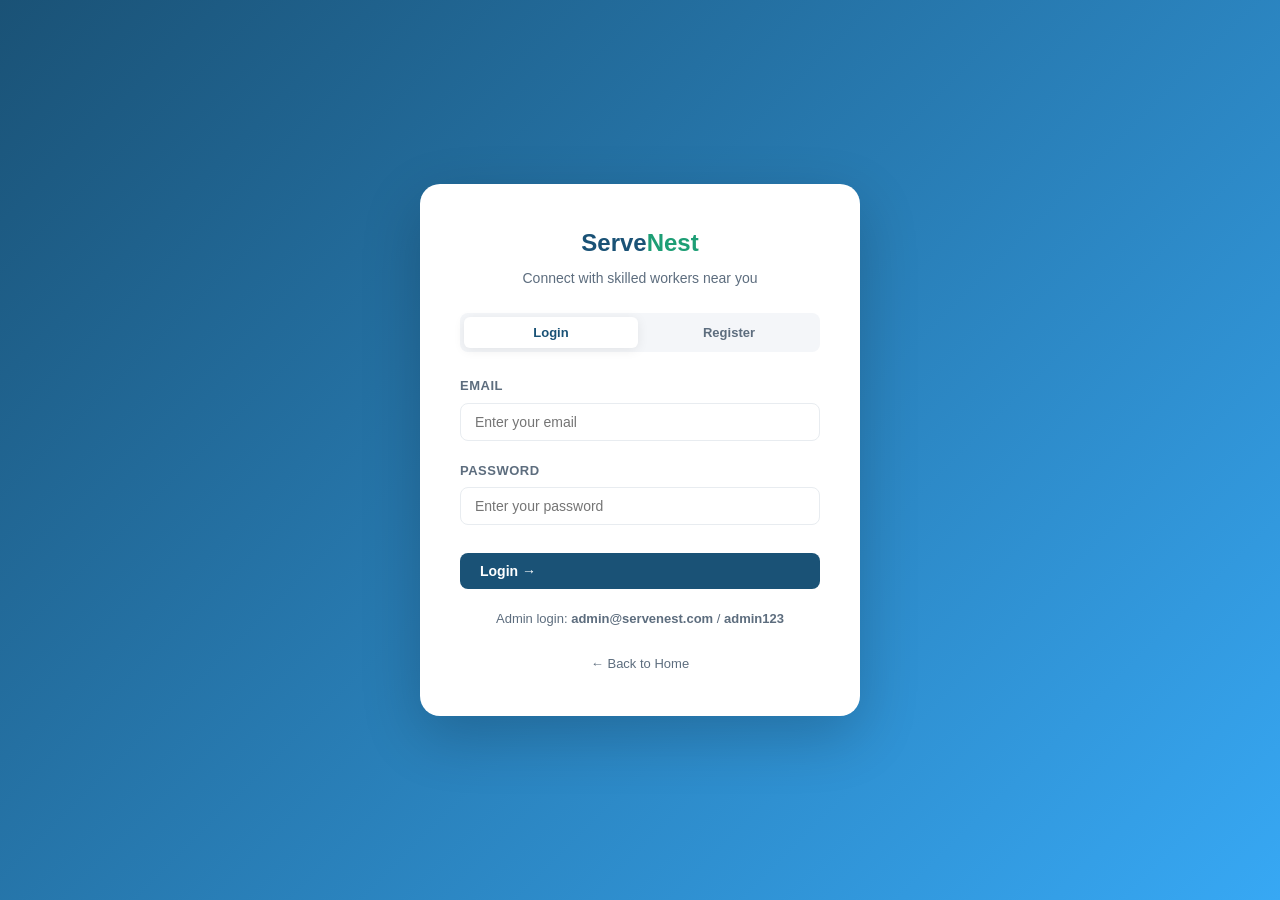
<file: user-dashboard.html>
<!DOCTYPE html>
<html lang="en">
<head>
  <meta charset="UTF-8">
  <meta name="viewport" content="width=device-width, initial-scale=1.0">
  <title>ServeNest — User Dashboard</title>
  <link rel="stylesheet" href="style.css">
</head>
<body>

  <!-- NAVBAR -->
  <nav class="navbar">
    <a class="navbar-brand" href="index.html">Serve<span>Nest</span></a>
    <div class="navbar-links" id="nav-user"></div>
  </nav>

  <div class="dashboard">

    <!-- SIDEBAR -->
    <aside class="sidebar">
      <div class="sidebar-user">
        <div class="name" id="sidebar-name">Loading...</div>
        <div class="role">📍 <span id="sidebar-location"></span></div>
      </div>
      <ul class="sidebar-menu">
        <li><a href="#" class="active" onclick="showTab('browse')">🔍 Browse Workers</a></li>
        <li><a href="#" onclick="showTab('postjob')">📋 Post a Job</a></li>
        <li><a href="#" onclick="showTab('mybookings')">📅 My Bookings</a></li>
        <li><a href="#" onclick="showTab('myjobs')">💼 My Posted Jobs</a></li>
        <li><a href="#" onclick="showTab('profile')">👤 My Profile</a></li>
        <li><a href="#" onclick="logout()" style="color:#ff6b6b">🚪 Logout</a></li>
      </ul>
    </aside>

    <!-- MAIN CONTENT -->
    <main class="dashboard-content">

      <!-- ── BROWSE WORKERS ── -->
      <div id="tab-browse">
        <div class="page-header">
          <h2>Browse Workers</h2>
          <p>Find the right skilled worker for your job</p>
        </div>

        <div class="filter-bar">
          <div class="form-group">
            <label>Service</label>
            <select id="filter-service" onchange="applyFilters()">
              <option value="">All Services</option>
              <option>Plumber</option>
              <option>Electrician</option>
              <option>Carpenter</option>
              <option>Painter</option>
              <option>Cleaning</option>
              <option>AC Repair</option>
              <option>Mason</option>
              <option>Gardener</option>
            </select>
          </div>
          <div class="form-group">
            <label>Location</label>
            <select id="filter-location" onchange="applyFilters()">
              <option value="">All Cities</option>
              <option>Bengaluru</option>
              <option>Mysuru</option>
            </select>
          </div>
          <div class="form-group">
            <label>Availability</label>
            <select id="filter-available" onchange="applyFilters()">
              <option value="">All</option>
              <option value="true">Available Now</option>
            </select>
          </div>
          <div class="form-group">
            <label>Sort By</label>
            <select id="filter-sort" onchange="applyFilters()">
              <option value="rating">Top Rated</option>
              <option value="price-low">Price: Low to High</option>
              <option value="price-high">Price: High to Low</option>
            </select>
          </div>
          <button class="btn btn-outline btn-sm" onclick="clearFilters()">Clear</button>
        </div>

        <div id="workers-count" style="font-size:13px; color:var(--text-secondary); margin-bottom:1rem;"></div>
        <div class="workers-grid" id="workers-list"></div>
      </div>

      <!-- ── POST A JOB ── -->
      <div id="tab-postjob" style="display:none">
        <div class="page-header">
          <h2>Post a Job</h2>
          <p>Describe your job and let workers apply to it</p>
        </div>
        <div class="card" style="max-width:600px">
          <div class="form-group">
            <label>Job Title</label>
            <input type="text" id="job-title" placeholder="e.g. Fix bathroom pipe leak">
          </div>
          <div class="form-group">
            <label>Service Type Needed</label>
            <select id="job-service">
              <option value="">Select service</option>
              <option>Plumber</option>
              <option>Electrician</option>
              <option>Carpenter</option>
              <option>Painter</option>
              <option>Cleaning</option>
              <option>AC Repair</option>
              <option>Mason</option>
              <option>Gardener</option>
            </select>
          </div>
          <div class="form-group">
            <label>Job Description</label>
            <textarea id="job-desc" rows="4" placeholder="Describe the problem in detail — what needs to be done, any specific requirements..."></textarea>
          </div>
          <div style="display:grid; grid-template-columns:1fr 1fr; gap:1rem;">
            <div class="form-group">
              <label>Preferred Date</label>
              <input type="date" id="job-date">
            </div>
            <div class="form-group">
              <label>Preferred Time</label>
              <input type="time" id="job-time">
            </div>
          </div>
          <div class="form-group">
            <label>Your Address</label>
            <input type="text" id="job-address" placeholder="Full address where work needs to be done">
          </div>
          <div class="form-group">
            <label>Budget (₹) — optional</label>
            <input type="number" id="job-budget" placeholder="Your expected budget">
          </div>
          <button class="btn btn-accent" onclick="postJob()">Post Job →</button>
        </div>
      </div>

      <!-- ── MY BOOKINGS ── -->
      <div id="tab-mybookings" style="display:none">
        <div class="page-header">
          <h2>My Bookings</h2>
          <p>Track all your service bookings</p>
        </div>
        <div id="bookings-list"></div>
      </div>

      <!-- ── MY POSTED JOBS ── -->
      <div id="tab-myjobs" style="display:none">
        <div class="page-header">
          <h2>My Posted Jobs</h2>
          <p>Jobs you posted and applications from workers</p>
        </div>
        <div id="jobs-list"></div>
      </div>

      <!-- ── MY PROFILE ── -->
      <div id="tab-profile" style="display:none">
        <div class="page-header">
          <h2>My Profile</h2>
          <p>Update your personal details</p>
        </div>
        <div class="card" style="max-width:500px">
          <div style="display:flex; align-items:center; gap:1rem; margin-bottom:1.5rem;">
            <div class="avatar" style="width:64px;height:64px;font-size:24px" id="profile-avatar"></div>
            <div>
              <div style="font-size:18px; font-weight:700" id="profile-name-display"></div>
              <div style="font-size:13px; color:var(--text-secondary)">User Account</div>
            </div>
          </div>
          <div class="form-group">
            <label>Full Name</label>
            <input type="text" id="profile-name" placeholder="Your name">
          </div>
          <div class="form-group">
            <label>Phone</label>
            <input type="text" id="profile-phone" placeholder="Phone number">
          </div>
          <div class="form-group">
            <label>City</label>
            <select id="profile-location">
              <option>Bengaluru</option>
              <option>Mysuru</option>
            </select>
          </div>
          <div class="form-group">
            <label>Address</label>
            <input type="text" id="profile-address" placeholder="Your full address">
          </div>
          <button class="btn btn-primary" onclick="saveProfile()">Save Changes</button>
        </div>
      </div>

    </main>
  </div>

  <!-- BOOKING MODAL -->
  <div class="modal-overlay" id="booking-modal">
    <div class="modal">
      <div class="modal-header">
        <h3>Book Worker</h3>
        <button class="modal-close" onclick="closeModal('booking-modal')">✕</button>
      </div>
      <div style="background:var(--bg); border-radius:var(--radius-sm); padding:1rem; margin-bottom:1.5rem; display:flex; gap:12px; align-items:center;">
        <div class="avatar" id="modal-avatar" style="width:44px;height:44px;font-size:16px;flex-shrink:0"></div>
        <div>
          <div style="font-weight:700" id="modal-worker-name"></div>
          <div style="font-size:13px; color:var(--text-secondary)" id="modal-worker-service"></div>
          <div style="font-size:13px; color:var(--primary); font-weight:600" id="modal-worker-price"></div>
        </div>
      </div>
      <div class="form-group">
        <label>Your Name</label>
        <input type="text" id="book-name" placeholder="Full name">
      </div>
      <div style="display:grid; grid-template-columns:1fr 1fr; gap:1rem;">
        <div class="form-group">
          <label>Date</label>
          <input type="date" id="book-date">
        </div>
        <div class="form-group">
          <label>Time</label>
          <input type="time" id="book-time">
        </div>
      </div>
      <div class="form-group">
        <label>Address</label>
        <input type="text" id="book-address" placeholder="Where the work needs to be done">
      </div>
      <div class="form-group">
        <label>Describe the Problem</label>
        <textarea id="book-problem" rows="3" placeholder="What needs to be fixed or done?"></textarea>
      </div>
      <button class="btn btn-accent" style="width:100%" onclick="confirmBooking()">Confirm Booking ✓</button>
    </div>
  </div>

  <!-- REVIEW MODAL -->
  <div class="modal-overlay" id="review-modal">
    <div class="modal">
      <div class="modal-header">
        <h3>Rate & Review</h3>
        <button class="modal-close" onclick="closeModal('review-modal')">✕</button>
      </div>
      <p style="color:var(--text-secondary); font-size:14px; margin-bottom:1rem">How was your experience with <strong id="review-worker-name"></strong>?</p>
      <div class="stars" id="star-rating" style="margin-bottom:1rem; justify-content:center;">
        <span class="star" onclick="setRating(1)">★</span>
        <span class="star" onclick="setRating(2)">★</span>
        <span class="star" onclick="setRating(3)">★</span>
        <span class="star" onclick="setRating(4)">★</span>
        <span class="star" onclick="setRating(5)">★</span>
      </div>
      <div class="form-group">
        <label>Your Review</label>
        <textarea id="review-text" rows="3" placeholder="Share your experience..."></textarea>
      </div>
      <button class="btn btn-primary" style="width:100%" onclick="submitReview()">Submit Review</button>
    </div>
  </div>

  <script src="app.js"></script>
  <script>
    let currentUser = null;
    let selectedWorkerId = null;
    let selectedBookingId = null;
    let selectedRating = 0;

    // ── INIT ──
    window.onload = function () {
      currentUser = requireAuth("user");
      if (!currentUser) return;

      document.getElementById("sidebar-name").textContent = currentUser.name;
      document.getElementById("sidebar-location").textContent = currentUser.location || "";

      // Pre-fill profile
      document.getElementById("profile-name").value    = currentUser.name;
      document.getElementById("profile-phone").value   = currentUser.phone || "";
      document.getElementById("profile-address").value = currentUser.address || "";
      if (currentUser.location) document.getElementById("profile-location").value = currentUser.location;

      const av = document.getElementById("profile-avatar");
      av.textContent = getInitials(currentUser.name);
      av.style.background = getAvatarColor(currentUser.name);
      document.getElementById("profile-name-display").textContent = currentUser.name;

      // Check URL params for search
      const params = new URLSearchParams(window.location.search);
      if (params.get("service")) document.getElementById("filter-service").value = params.get("service");
      if (params.get("location")) document.getElementById("filter-location").value = params.get("location");

      // Pre-fill booking name & address
      document.getElementById("book-name").value    = currentUser.name;
      document.getElementById("book-address").value = currentUser.address || "";

      // Set min date to today
      const today = new Date().toISOString().split("T")[0];
      document.getElementById("book-date").min  = today;
      document.getElementById("book-date").value = today;
      document.getElementById("job-date").min   = today;
      document.getElementById("job-date").value  = today;

      loadWorkers();
    };

    // ── TABS ──
    function showTab(tab) {
      ["browse","postjob","mybookings","myjobs","profile"].forEach(t => {
        document.getElementById("tab-" + t).style.display = t === tab ? "block" : "none";
      });
      document.querySelectorAll(".sidebar-menu a").forEach((a, i) => {
        a.classList.remove("active");
      });
      event.target.classList.add("active");

      if (tab === "mybookings") loadMyBookings();
      if (tab === "myjobs")     loadMyJobs();
    }

    // ── WORKERS ──
    function loadWorkers() {
      applyFilters();
    }

    function applyFilters() {
      let workers = getWorkers();
      const service   = document.getElementById("filter-service").value;
      const location  = document.getElementById("filter-location").value;
      const available = document.getElementById("filter-available").value;
      const sort      = document.getElementById("filter-sort").value;

      if (service)   workers = workers.filter(w => w.service === service);
      if (location)  workers = workers.filter(w => w.location === location);
      if (available) workers = workers.filter(w => w.available === true);

      if (sort === "rating")     workers.sort((a,b) => b.rating - a.rating);
      if (sort === "price-low")  workers.sort((a,b) => a.price - b.price);
      if (sort === "price-high") workers.sort((a,b) => b.price - a.price);

      document.getElementById("workers-count").textContent = workers.length + " workers found";
      renderWorkers(workers);
    }

    function clearFilters() {
      document.getElementById("filter-service").value   = "";
      document.getElementById("filter-location").value  = "";
      document.getElementById("filter-available").value = "";
      document.getElementById("filter-sort").value      = "rating";
      applyFilters();
    }

    function renderWorkers(workers) {
      const container = document.getElementById("workers-list");
      if (!workers.length) {
        container.innerHTML = `<div class="empty-state"><span class="icon">🔍</span><p>No workers found. Try changing filters.</p></div>`;
        return;
      }
      container.innerHTML = workers.map(w => `
        <div class="worker-card">
          <div class="worker-card-header">
            <div class="avatar" style="background:${getAvatarColor(w.name)}">${getInitials(w.name)}</div>
            <div>
              <div class="worker-name">${w.name}</div>
              <div class="worker-service">${w.service}</div>
            </div>
          </div>
          <div class="worker-meta">
            <span>📍 ${w.location}</span>
            <span class="rating">★ ${w.rating > 0 ? w.rating.toFixed(1) : "New"} ${w.reviews > 0 ? "(" + w.reviews + " reviews)" : ""}</span>
            <span>🕐 ${w.experience}</span>
          </div>
          <div class="worker-card-footer">
            <div class="price">₹${w.price}<span>/hr</span></div>
            <div style="display:flex;gap:6px;align-items:center">
              <span class="badge ${w.available ? 'badge-green' : 'badge-red'}">${w.available ? "Available" : "Busy"}</span>
              <button class="btn btn-sm btn-outline" onclick="window.location.href='worker-profile.html?id=${w.id}'">View</button>
              ${w.available ? `<button class="btn btn-sm btn-primary" onclick="openBooking(${w.id})">Book</button>` : ""}
            </div>
          </div>
        </div>
      `).join("");
    }

    // ── BOOKING ──
    function openBooking(workerId) {
      const w = getWorkers().find(w => w.id === workerId);
      if (!w) return;
      selectedWorkerId = workerId;
      const av = document.getElementById("modal-avatar");
      av.textContent = getInitials(w.name);
      av.style.background = getAvatarColor(w.name);
      document.getElementById("modal-worker-name").textContent    = w.name;
      document.getElementById("modal-worker-service").textContent = w.service;
      document.getElementById("modal-worker-price").textContent   = "₹" + w.price + "/hr";
      openModal("booking-modal");
    }

    function confirmBooking() {
      const name    = document.getElementById("book-name").value.trim();
      const date    = document.getElementById("book-date").value;
      const time    = document.getElementById("book-time").value;
      const address = document.getElementById("book-address").value.trim();
      const problem = document.getElementById("book-problem").value.trim();

      if (!name || !date || !time || !address || !problem) {
        showToast("Please fill in all fields", "error"); return;
      }

      const w = getWorkers().find(w => w.id === selectedWorkerId);
      const booking = {
        id:           generateId(),
        userId:       currentUser.id,
        userName:     currentUser.name,
        workerId:     selectedWorkerId,
        workerName:   w.name,
        service:      w.service,
        price:        w.price,
        customerName: name,
        date, time, address, problem,
        status:       "Confirmed",
        createdAt:    new Date().toISOString(),
        reviewed:     false
      };

      const bookings = getBookings();
      bookings.push(booking);
      saveBookings(bookings);
      closeModal("booking-modal");
      showToast("Booking confirmed with " + w.name + "! 🎉");
      document.getElementById("book-problem").value = "";
    }

    // ── MY BOOKINGS ──
    function loadMyBookings() {
      const bookings = getBookings().filter(b => b.userId === currentUser.id);
      const container = document.getElementById("bookings-list");
      if (!bookings.length) {
        container.innerHTML = `<div class="empty-state"><span class="icon">📅</span><p>No bookings yet. Browse workers and book a service!</p></div>`;
        return;
      }
      container.innerHTML = bookings.reverse().map(b => `
        <div class="card" style="margin-bottom:1rem">
          <div style="display:flex; justify-content:space-between; align-items:flex-start; flex-wrap:wrap; gap:1rem;">
            <div>
              <div style="font-weight:700; font-size:16px">${b.workerName}</div>
              <div style="color:var(--primary); font-size:13px; font-weight:600">${b.service}</div>
              <div style="margin-top:8px; display:flex; flex-direction:column; gap:4px;">
                <span style="font-size:13px; color:var(--text-secondary)">📅 ${formatDate(b.date)} at ${b.time}</span>
                <span style="font-size:13px; color:var(--text-secondary)">📍 ${b.address}</span>
                <span style="font-size:13px; color:var(--text-secondary)">🔧 ${b.problem}</span>
                <span style="font-size:13px; color:var(--primary); font-weight:600">💰 ₹${b.price}/hr</span>
              </div>
            </div>
            <div style="display:flex; flex-direction:column; gap:8px; align-items:flex-end;">
              <span class="badge ${b.status === 'Confirmed' ? 'badge-green' : b.status === 'Cancelled' ? 'badge-red' : 'badge-amber'}">${b.status}</span>
              ${b.status === "Confirmed" && !b.reviewed ? `<button class="btn btn-sm btn-outline" onclick="openReview(${b.id}, '${b.workerName}', ${b.workerId})">⭐ Rate</button>` : ""}
              ${b.status === "Confirmed" ? `<button class="btn btn-sm btn-danger" onclick="cancelBooking(${b.id})">Cancel</button>` : ""}
              ${b.reviewed ? `<span style="font-size:12px; color:var(--accent)">✓ Reviewed</span>` : ""}
            </div>
          </div>
        </div>
      `).join("");
    }

    function cancelBooking(bookingId) {
      if (!confirm("Cancel this booking?")) return;
      const bookings = getBookings().map(b => b.id === bookingId ? {...b, status:"Cancelled"} : b);
      saveBookings(bookings);
      showToast("Booking cancelled");
      loadMyBookings();
    }

    // ── REVIEW ──
    function openReview(bookingId, workerName, workerId) {
      selectedBookingId = bookingId;
      selectedWorkerId  = workerId;
      selectedRating    = 0;
      document.getElementById("review-worker-name").textContent = workerName;
      document.getElementById("review-text").value = "";
      document.querySelectorAll(".star").forEach(s => s.classList.remove("filled"));
      openModal("review-modal");
    }

    function setRating(r) {
      selectedRating = r;
      document.querySelectorAll(".star").forEach((s, i) => {
        s.classList.toggle("filled", i < r);
      });
    }

    function submitReview() {
      if (!selectedRating) { showToast("Please select a star rating", "error"); return; }
      const text = document.getElementById("review-text").value.trim();
      if (!text) { showToast("Please write a review", "error"); return; }

      const reviews = getReviews();
      reviews.push({
        id:         generateId(),
        workerId:   selectedWorkerId,
        userId:     currentUser.id,
        userName:   currentUser.name,
        rating:     selectedRating,
        text,
        createdAt:  new Date().toISOString()
      });
      saveReviews(reviews);

      // Update worker rating
      const workers = getWorkers();
      const wIdx = workers.findIndex(w => w.id === selectedWorkerId);
      if (wIdx !== -1) {
        const workerReviews = reviews.filter(r => r.workerId === selectedWorkerId);
        const avg = workerReviews.reduce((s, r) => s + r.rating, 0) / workerReviews.length;
        workers[wIdx].rating  = Math.round(avg * 10) / 10;
        workers[wIdx].reviews = workerReviews.length;
        saveWorkers(workers);
      }

      // Mark booking as reviewed
      const bookings = getBookings().map(b => b.id === selectedBookingId ? {...b, reviewed:true} : b);
      saveBookings(bookings);

      closeModal("review-modal");
      showToast("Review submitted! Thank you ⭐");
      loadMyBookings();
    }

    // ── POST JOB ──
    function postJob() {
      const title   = document.getElementById("job-title").value.trim();
      const service = document.getElementById("job-service").value;
      const desc    = document.getElementById("job-desc").value.trim();
      const date    = document.getElementById("job-date").value;
      const time    = document.getElementById("job-time").value;
      const address = document.getElementById("job-address").value.trim();
      const budget  = document.getElementById("job-budget").value;

      if (!title || !service || !desc || !date || !address) {
        showToast("Please fill in all required fields", "error"); return;
      }

      const jobs = getJobs();
      jobs.push({
        id:        generateId(),
        userId:    currentUser.id,
        userName:  currentUser.name,
        location:  currentUser.location,
        title, service, desc, date, time, address,
        budget:    budget ? parseInt(budget) : null,
        status:    "Open",
        applicants:[],
        createdAt: new Date().toISOString()
      });
      saveJobs(jobs);

      document.getElementById("job-title").value   = "";
      document.getElementById("job-service").value = "";
      document.getElementById("job-desc").value    = "";
      document.getElementById("job-budget").value  = "";
      document.getElementById("job-address").value = "";

      showToast("Job posted! Workers can now apply 🎉");
      showTab("myjobs");
    }

    // ── MY JOBS ──
    function loadMyJobs() {
      const jobs = getJobs().filter(j => j.userId === currentUser.id);
      const container = document.getElementById("jobs-list");
      if (!jobs.length) {
        container.innerHTML = `<div class="empty-state"><span class="icon">💼</span><p>No jobs posted yet. Post a job and let workers apply!</p></div>`;
        return;
      }
      container.innerHTML = jobs.reverse().map(j => `
        <div class="card" style="margin-bottom:1rem">
          <div style="display:flex; justify-content:space-between; align-items:flex-start; flex-wrap:wrap; gap:1rem;">
            <div style="flex:1">
              <div style="font-weight:700; font-size:16px">${j.title}</div>
              <span class="badge badge-blue" style="margin:6px 0; display:inline-block">${j.service}</span>
              <p style="font-size:13px; color:var(--text-secondary); margin:6px 0">${j.desc}</p>
              <div style="font-size:13px; color:var(--text-secondary)">📅 ${formatDate(j.date)} ${j.time ? "at " + j.time : ""}</div>
              <div style="font-size:13px; color:var(--text-secondary)">📍 ${j.address}</div>
              ${j.budget ? `<div style="font-size:13px; color:var(--primary); font-weight:600; margin-top:4px">Budget: ₹${j.budget}</div>` : ""}
              <div style="margin-top:8px; font-size:13px; color:var(--text-secondary)">👷 ${j.applicants.length} worker(s) applied</div>
            </div>
            <div style="display:flex; flex-direction:column; gap:8px; align-items:flex-end;">
              <span class="badge ${j.status === 'Open' ? 'badge-green' : 'badge-gray'}">${j.status}</span>
              ${j.status === "Open" ? `<button class="btn btn-sm btn-danger" onclick="closeJob(${j.id})">Close Job</button>` : ""}
            </div>
          </div>
        </div>
      `).join("");
    }

    function closeJob(jobId) {
      if (!confirm("Close this job?")) return;
      const jobs = getJobs().map(j => j.id === jobId ? {...j, status:"Closed"} : j);
      saveJobs(jobs);
      showToast("Job closed");
      loadMyJobs();
    }

    // ── PROFILE ──
    function saveProfile() {
      const name     = document.getElementById("profile-name").value.trim();
      const phone    = document.getElementById("profile-phone").value.trim();
      const location = document.getElementById("profile-location").value;
      const address  = document.getElementById("profile-address").value.trim();

      if (!name) { showToast("Name cannot be empty", "error"); return; }

      const users = getUsers().map(u => u.id === currentUser.id ? {...u, name, phone, location, address} : u);
      saveUsers(users);
      const updated = {...currentUser, name, phone, location, address};
      setCurrentUser(updated);
      currentUser = updated;

      document.getElementById("sidebar-name").textContent        = name;
      document.getElementById("sidebar-location").textContent    = location;
      document.getElementById("profile-name-display").textContent = name;
      showToast("Profile updated ✓");
    }
  </script>
</body>
</html>
</file>
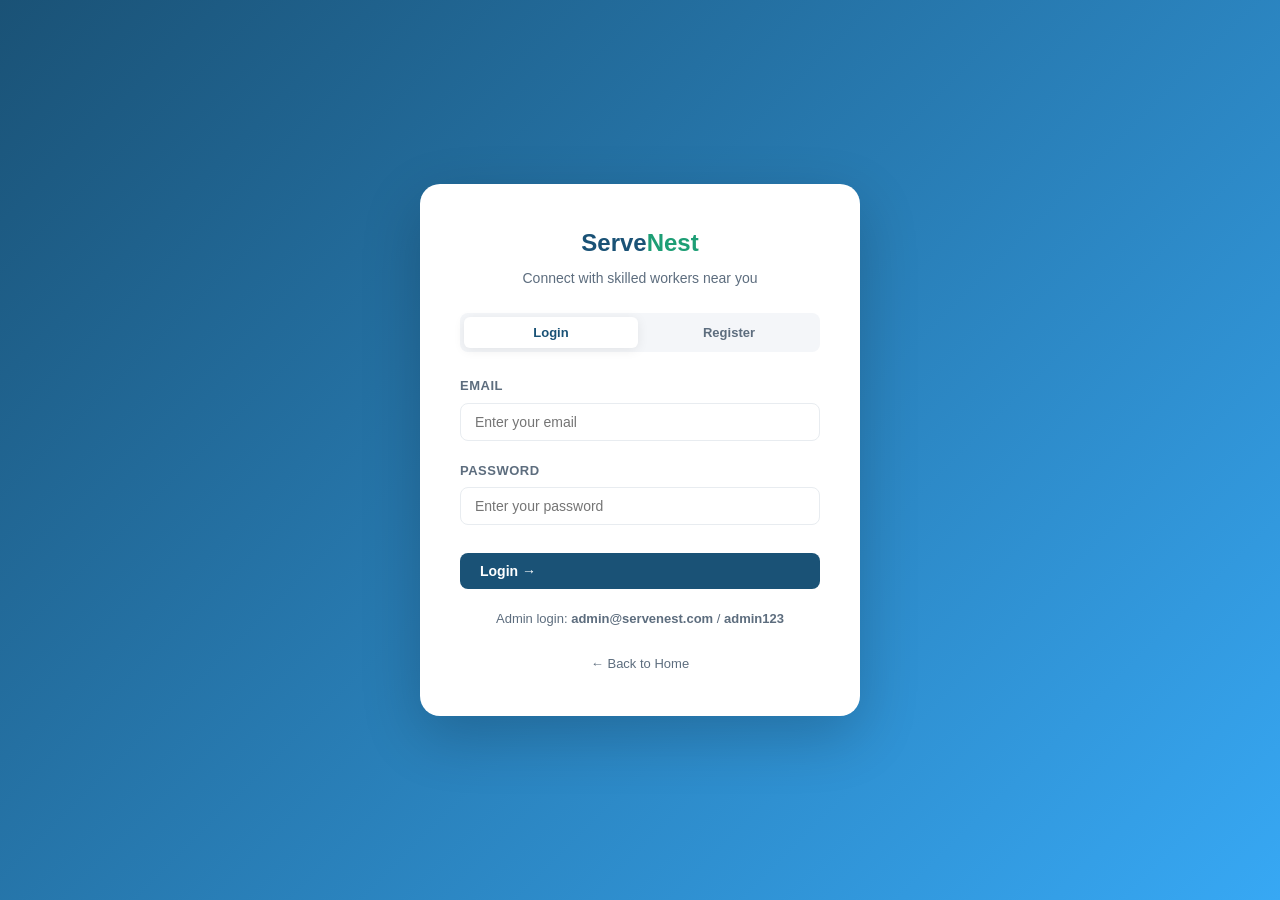
<file: worker-dashboard.html>
<!DOCTYPE html>
<html lang="en">
<head>
  <meta charset="UTF-8">
  <meta name="viewport" content="width=device-width, initial-scale=1.0">
  <title>ServeNest — Worker Dashboard</title>
  <link rel="stylesheet" href="style.css">
</head>
<body>

  <nav class="navbar">
    <a class="navbar-brand" href="index.html">Serve<span>Nest</span></a>
    <div class="navbar-links" id="nav-user"></div>
  </nav>

  <div class="dashboard">
    <aside class="sidebar">
      <div class="sidebar-user">
        <div class="name" id="sidebar-name">Loading...</div>
        <div class="role">🔧 <span id="sidebar-service"></span></div>
      </div>
      <ul class="sidebar-menu">
        <li><a href="#" class="active" onclick="showTab('overview')">📊 Overview</a></li>
        <li><a href="#" onclick="showTab('jobalerts')">💼 Job Alerts</a></li>
        <li><a href="#" onclick="showTab('mybookings')">📅 My Bookings</a></li>
        <li><a href="#" onclick="showTab('profile')">👤 My Profile</a></li>
        <li><a href="#" onclick="showTab('reviews')">⭐ My Reviews</a></li>
        <li><a href="#" onclick="logout()" style="color:#ff6b6b">🚪 Logout</a></li>
      </ul>
    </aside>

    <main class="dashboard-content">

      <!-- OVERVIEW -->
      <div id="tab-overview">
        <div class="page-header">
          <h2>Welcome back, <span id="overview-name"></span>!</h2>
          <p>Here's a summary of your activity</p>
        </div>
        <div class="stats-grid">
          <div class="stat-card">
            <div class="stat-label">Total Bookings</div>
            <div class="stat-value" id="stat-total">0</div>
            <div class="stat-sub">All time</div>
          </div>
          <div class="stat-card">
            <div class="stat-label">Confirmed</div>
            <div class="stat-value" id="stat-confirmed" style="color:var(--accent)">0</div>
            <div class="stat-sub">Active jobs</div>
          </div>
          <div class="stat-card">
            <div class="stat-label">My Rating</div>
            <div class="stat-value" id="stat-rating" style="color:#F39C12">—</div>
            <div class="stat-sub" id="stat-reviews-count">No reviews yet</div>
          </div>
          <div class="stat-card">
            <div class="stat-label">Status</div>
            <div class="stat-value" id="stat-status" style="font-size:18px">—</div>
            <div class="stat-sub">Toggle below</div>
          </div>
        </div>

        <div class="card" style="margin-bottom:1.5rem">
          <div style="display:flex; justify-content:space-between; align-items:center; flex-wrap:wrap; gap:1rem;">
            <div>
              <div style="font-weight:700; font-size:16px">Availability Status</div>
              <div style="font-size:13px; color:var(--text-secondary); margin-top:4px">Toggle to show/hide yourself from search results</div>
            </div>
            <div style="display:flex; align-items:center; gap:12px;">
              <span id="avail-label" style="font-size:14px; font-weight:600"></span>
              <button class="btn btn-sm" id="avail-btn" onclick="toggleAvailability()"></button>
            </div>
          </div>
        </div>

        <div class="card">
          <div style="font-weight:700; margin-bottom:1rem">Recent Bookings</div>
          <div id="recent-bookings"></div>
        </div>
      </div>

      <!-- JOB ALERTS -->
      <div id="tab-jobalerts" style="display:none">
        <div class="page-header">
          <h2>Job Alerts</h2>
          <p>Jobs posted by users that match your skill</p>
        </div>
        <div id="job-alerts-list"></div>
      </div>

      <!-- MY BOOKINGS -->
      <div id="tab-mybookings" style="display:none">
        <div class="page-header">
          <h2>My Bookings</h2>
          <p>Jobs booked by users for you</p>
        </div>
        <div id="worker-bookings-list"></div>
      </div>

      <!-- MY PROFILE -->
      <div id="tab-profile" style="display:none">
        <div class="page-header">
          <h2>My Profile</h2>
          <p>Update your details — this is what users see</p>
        </div>
        <div class="card" style="max-width:560px">
          <div style="display:flex; align-items:center; gap:1rem; margin-bottom:1.5rem;">
            <div class="avatar" style="width:64px;height:64px;font-size:24px" id="profile-avatar"></div>
            <div>
              <div style="font-size:18px; font-weight:700" id="profile-name-display"></div>
              <div style="font-size:13px; color:var(--primary-light); font-weight:600" id="profile-service-display"></div>
            </div>
          </div>
          <div class="form-group">
            <label>Full Name</label>
            <input type="text" id="profile-name" placeholder="Your full name">
          </div>
          <div class="form-group">
            <label>Phone</label>
            <input type="text" id="profile-phone" placeholder="Phone number">
          </div>
          <div class="form-group">
            <label>Service / Skill</label>
            <select id="profile-service">
              <option>Plumber</option>
              <option>Electrician</option>
              <option>Carpenter</option>
              <option>Painter</option>
              <option>Cleaning</option>
              <option>AC Repair</option>
              <option>Mason</option>
              <option>Gardener</option>
            </select>
          </div>
          <div class="form-group">
            <label>Experience</label>
            <select id="profile-experience">
              <option>Less than 1 year</option>
              <option>1-2 years</option>
              <option>3-5 years</option>
              <option>5-8 years</option>
              <option>8+ years</option>
            </select>
          </div>
          <div class="form-group">
            <label>Location</label>
            <select id="profile-location">
              <option>Bengaluru</option>
              <option>Mysuru</option>
            </select>
          </div>
          <div class="form-group">
            <label>Price per Hour (₹)</label>
            <input type="number" id="profile-price" placeholder="e.g. 300">
          </div>
          <div class="form-group">
            <label>About Yourself</label>
            <textarea id="profile-about" rows="3" placeholder="Describe your skills and experience..."></textarea>
          </div>
          <button class="btn btn-primary" onclick="saveProfile()">Save Changes</button>
        </div>
      </div>

      <!-- MY REVIEWS -->
      <div id="tab-reviews" style="display:none">
        <div class="page-header">
          <h2>My Reviews</h2>
          <p>What customers say about your work</p>
        </div>
        <div id="reviews-list"></div>
      </div>

    </main>
  </div>

  <script src="app.js"></script>
  <script>
    let currentUser = null;

    window.onload = function () {
      currentUser = requireAuth("worker");
      if (!currentUser) return;

      document.getElementById("sidebar-name").textContent    = currentUser.name;
      document.getElementById("sidebar-service").textContent = currentUser.service || "";
      document.getElementById("overview-name").textContent   = currentUser.name.split(" ")[0];

      const av = document.getElementById("profile-avatar");
      av.textContent      = getInitials(currentUser.name);
      av.style.background = getAvatarColor(currentUser.name);
      document.getElementById("profile-name-display").textContent    = currentUser.name;
      document.getElementById("profile-service-display").textContent = currentUser.service || "";

      document.getElementById("profile-name").value       = currentUser.name;
      document.getElementById("profile-phone").value      = currentUser.phone || "";
      document.getElementById("profile-about").value      = currentUser.about || "";
      if (currentUser.service)    document.getElementById("profile-service").value    = currentUser.service;
      if (currentUser.experience) document.getElementById("profile-experience").value = currentUser.experience;
      if (currentUser.location)   document.getElementById("profile-location").value   = currentUser.location;
      if (currentUser.price)      document.getElementById("profile-price").value      = currentUser.price;

      loadOverview();
    };

    function showTab(tab) {
      ["overview","jobalerts","mybookings","profile","reviews"].forEach(t => {
        document.getElementById("tab-" + t).style.display = t === tab ? "block" : "none";
      });
      document.querySelectorAll(".sidebar-menu a").forEach(a => a.classList.remove("active"));
      event.target.classList.add("active");
      if (tab === "jobalerts")  loadJobAlerts();
      if (tab === "mybookings") loadWorkerBookings();
      if (tab === "reviews")    loadReviews();
    }

    function loadOverview() {
      const bookings  = getBookings().filter(b => b.workerId === currentUser.id);
      const confirmed = bookings.filter(b => b.status === "Confirmed");
      const workers   = getWorkers();
      const me        = workers.find(w => w.id === currentUser.id);

      document.getElementById("stat-total").textContent     = bookings.length;
      document.getElementById("stat-confirmed").textContent = confirmed.length;

      if (me && me.rating > 0) {
        document.getElementById("stat-rating").textContent        = "★ " + me.rating.toFixed(1);
        document.getElementById("stat-reviews-count").textContent = me.reviews + " reviews";
      }

      const available = me ? me.available : currentUser.available;
      updateAvailUI(available);

      const recent = bookings.slice(-3).reverse();
      const rc = document.getElementById("recent-bookings");
      if (!recent.length) {
        rc.innerHTML = `<div class="empty-state" style="padding:1rem"><span class="icon" style="font-size:2rem">📅</span><p>No bookings yet</p></div>`;
        return;
      }
      rc.innerHTML = recent.map(b => `
        <div style="display:flex; justify-content:space-between; align-items:center; padding:10px 0; border-bottom:1px solid var(--border);">
          <div>
            <div style="font-weight:600; font-size:14px">${b.userName}</div>
            <div style="font-size:12px; color:var(--text-secondary)">${b.service} · ${formatDate(b.date)}</div>
          </div>
          <span class="badge ${b.status === 'Confirmed' ? 'badge-green' : 'badge-red'}">${b.status}</span>
        </div>
      `).join("");
    }

    function updateAvailUI(available) {
      document.getElementById("avail-label").textContent  = available ? "🟢 Available" : "🔴 Busy";
      document.getElementById("avail-label").style.color  = available ? "var(--accent)" : "var(--danger)";
      document.getElementById("avail-btn").textContent    = available ? "Set as Busy" : "Set as Available";
      document.getElementById("avail-btn").className      = "btn btn-sm " + (available ? "btn-danger" : "btn-accent");
      document.getElementById("stat-status").textContent  = available ? "🟢" : "🔴";
    }

    function toggleAvailability() {
      const workers = getWorkers();
      const idx     = workers.findIndex(w => w.id === currentUser.id);
      if (idx === -1) return;
      workers[idx].available = !workers[idx].available;
      saveWorkers(workers);
      const users = getUsers().map(u => u.id === currentUser.id ? {...u, available: workers[idx].available} : u);
      saveUsers(users);
      currentUser.available = workers[idx].available;
      setCurrentUser(currentUser);
      updateAvailUI(workers[idx].available);
      showToast("Status updated to " + (workers[idx].available ? "Available" : "Busy"));
    }

    function loadJobAlerts() {
      const jobs = getJobs().filter(j => j.service === currentUser.service && j.status === "Open");
      const container = document.getElementById("job-alerts-list");
      if (!jobs.length) {
        container.innerHTML = `<div class="empty-state"><span class="icon">💼</span><p>No open jobs matching your skill right now.</p></div>`;
        return;
      }
      container.innerHTML = jobs.reverse().map(j => {
        const applied = j.applicants.includes(currentUser.id);
        return `
        <div class="card" style="margin-bottom:1rem">
          <div style="display:flex; justify-content:space-between; align-items:flex-start; flex-wrap:wrap; gap:1rem;">
            <div style="flex:1">
              <div style="font-weight:700; font-size:16px">${j.title}</div>
              <span class="badge badge-blue" style="margin:6px 0; display:inline-block">${j.service}</span>
              <p style="font-size:13px; color:var(--text-secondary); margin:6px 0">${j.desc}</p>
              <div style="font-size:13px; color:var(--text-secondary)">👤 Posted by ${j.userName}</div>
              <div style="font-size:13px; color:var(--text-secondary)">📅 ${formatDate(j.date)} ${j.time ? "at " + j.time : ""}</div>
              <div style="font-size:13px; color:var(--text-secondary)">📍 ${j.address}</div>
              ${j.budget ? `<div style="font-size:13px; color:var(--primary); font-weight:600; margin-top:4px">Budget: ₹${j.budget}</div>` : ""}
            </div>
            <div>
              ${applied
                ? `<span class="badge badge-green">✓ Applied</span>`
                : `<button class="btn btn-sm btn-accent" onclick="applyJob(${j.id})">Apply Now</button>`}
            </div>
          </div>
        </div>`;
      }).join("");
    }

    function applyJob(jobId) {
      const jobs = getJobs();
      const idx  = jobs.findIndex(j => j.id === jobId);
      if (idx === -1) return;
      if (jobs[idx].applicants.includes(currentUser.id)) {
        showToast("Already applied", "error"); return;
      }
      jobs[idx].applicants.push(currentUser.id);
      saveJobs(jobs);
      showToast("Application sent! 🎉");
      loadJobAlerts();
    }

    function loadWorkerBookings() {
      const bookings  = getBookings().filter(b => b.workerId === currentUser.id);
      const container = document.getElementById("worker-bookings-list");
      if (!bookings.length) {
        container.innerHTML = `<div class="empty-state"><span class="icon">📅</span><p>No bookings received yet.</p></div>`;
        return;
      }
      container.innerHTML = bookings.reverse().map(b => `
        <div class="card" style="margin-bottom:1rem">
          <div style="display:flex; justify-content:space-between; align-items:flex-start; flex-wrap:wrap; gap:1rem;">
            <div>
              <div style="font-weight:700; font-size:16px">${b.userName}</div>
              <div style="color:var(--primary); font-size:13px; font-weight:600">${b.service}</div>
              <div style="margin-top:8px; display:flex; flex-direction:column; gap:4px;">
                <span style="font-size:13px; color:var(--text-secondary)">📅 ${formatDate(b.date)} at ${b.time}</span>
                <span style="font-size:13px; color:var(--text-secondary)">📍 ${b.address}</span>
                <span style="font-size:13px; color:var(--text-secondary)">🔧 ${b.problem}</span>
                <span style="font-size:13px; color:var(--primary); font-weight:600">💰 ₹${b.price}/hr</span>
              </div>
            </div>
            <div style="display:flex; flex-direction:column; gap:8px; align-items:flex-end;">
              <span class="badge ${b.status === 'Confirmed' ? 'badge-green' : b.status === 'Cancelled' ? 'badge-red' : 'badge-amber'}">${b.status}</span>
              ${b.status === "Confirmed" ? `<button class="btn btn-sm btn-accent" onclick="markDone(${b.id})">Mark Done</button>` : ""}
            </div>
          </div>
        </div>
      `).join("");
    }

    function markDone(bookingId) {
      const bookings = getBookings().map(b => b.id === bookingId ? {...b, status:"Completed"} : b);
      saveBookings(bookings);
      showToast("Marked as completed ✓");
      loadWorkerBookings();
    }

    function loadReviews() {
      const reviews   = getReviews().filter(r => r.workerId === currentUser.id);
      const container = document.getElementById("reviews-list");
      if (!reviews.length) {
        container.innerHTML = `<div class="empty-state"><span class="icon">⭐</span><p>No reviews yet. Complete jobs to get ratings!</p></div>`;
        return;
      }
      container.innerHTML = reviews.reverse().map(r => `
        <div class="review-card">
          <div style="display:flex; justify-content:space-between; align-items:center;">
            <div class="reviewer">${r.userName}</div>
            <div style="color:#F39C12; font-size:16px">${"★".repeat(r.rating)}${"☆".repeat(5 - r.rating)}</div>
          </div>
          <div class="review-text">${r.text}</div>
          <div class="review-date">${formatDate(r.createdAt)}</div>
        </div>
      `).join("");
    }

    function saveProfile() {
      const name       = document.getElementById("profile-name").value.trim();
      const phone      = document.getElementById("profile-phone").value.trim();
      const service    = document.getElementById("profile-service").value;
      const experience = document.getElementById("profile-experience").value;
      const location   = document.getElementById("profile-location").value;
      const price      = parseInt(document.getElementById("profile-price").value);
      const about      = document.getElementById("profile-about").value.trim();

      if (!name || !price) { showToast("Please fill required fields", "error"); return; }

      const users = getUsers().map(u => u.id === currentUser.id ? {...u, name, phone, service, experience, location, price, about} : u);
      saveUsers(users);

      const workers = getWorkers().map(w => w.id === currentUser.id ? {...w, name, phone, service, experience, location, price, about} : w);
      saveWorkers(workers);

      const updated = {...currentUser, name, phone, service, experience, location, price, about};
      setCurrentUser(updated);
      currentUser = updated;

      document.getElementById("sidebar-name").textContent         = name;
      document.getElementById("sidebar-service").textContent      = service;
      document.getElementById("profile-name-display").textContent = name;
      document.getElementById("profile-service-display").textContent = service;
      showToast("Profile updated ✓");
    }
  </script>
</body>
</html>
</file>
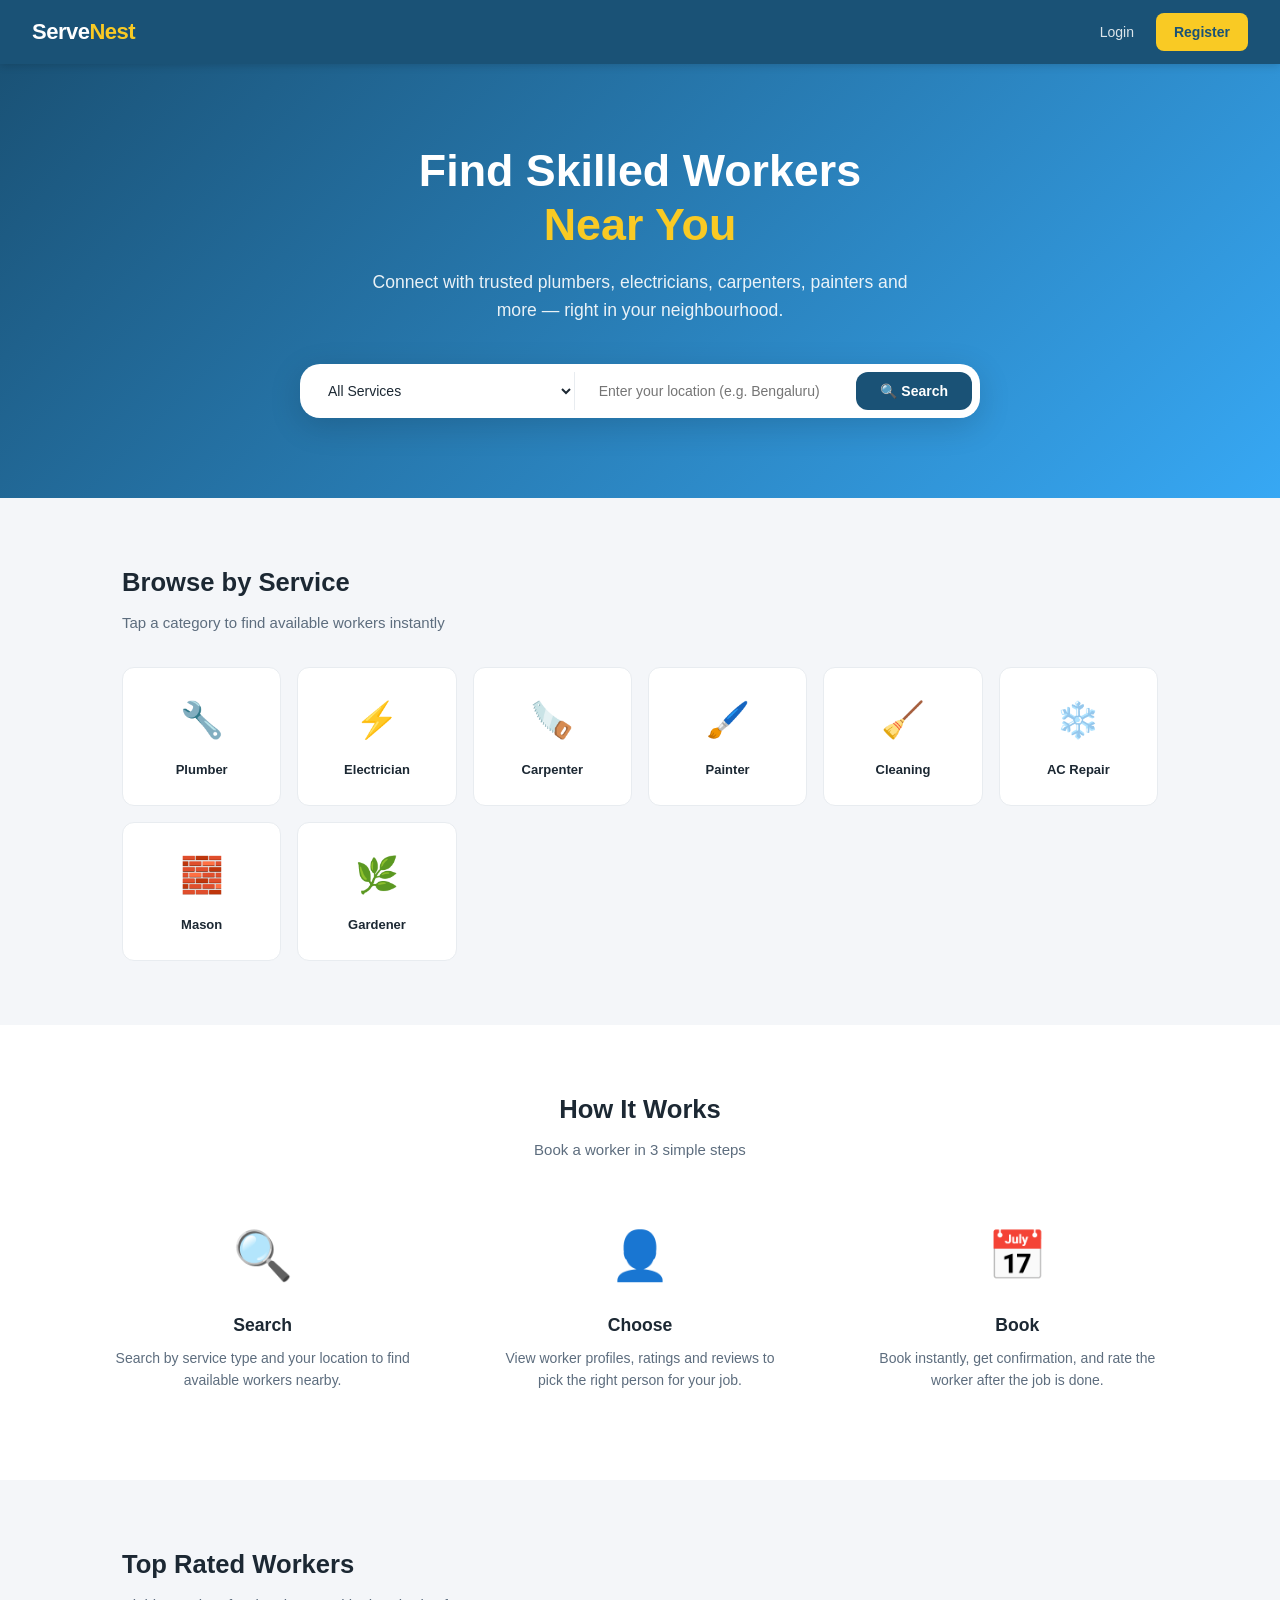
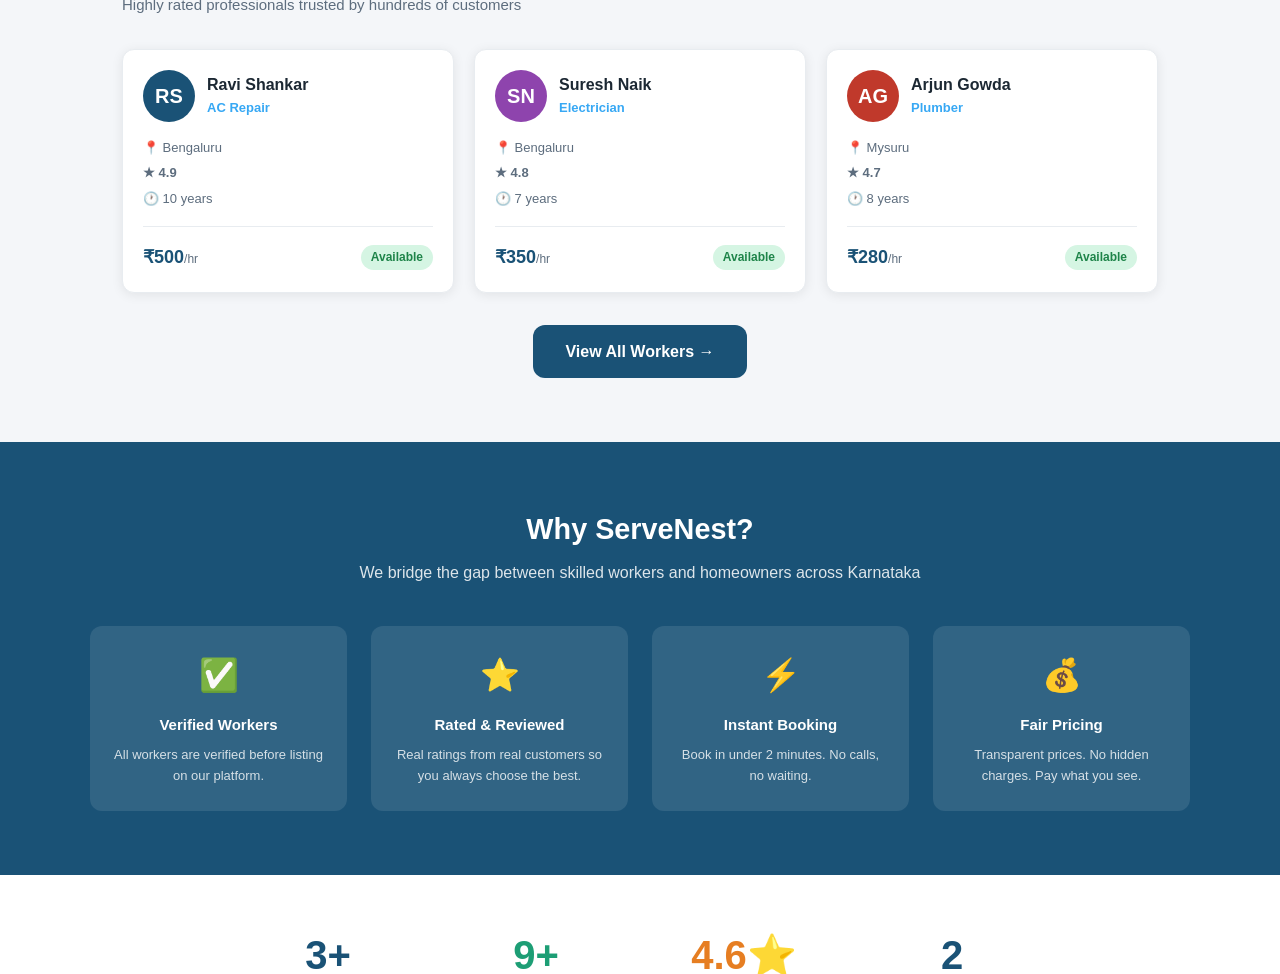
<file: worker-profile.html>
<!DOCTYPE html>
<html lang="en">
<head>
  <meta charset="UTF-8">
  <meta name="viewport" content="width=device-width, initial-scale=1.0">
  <title>ServeNest — Worker Profile</title>
  <link rel="stylesheet" href="style.css">
</head>
<body>

  <nav class="navbar">
    <a class="navbar-brand" href="index.html">Serve<span>Nest</span></a>
    <div class="navbar-links" id="nav-user"></div>
  </nav>

  <div id="profile-wrap"></div>

  <!-- BOOKING MODAL -->
  <div class="modal-overlay" id="booking-modal">
    <div class="modal">
      <div class="modal-header">
        <h3>Book Worker</h3>
        <button class="modal-close" onclick="closeModal('booking-modal')">✕</button>
      </div>
      <div style="background:var(--bg); border-radius:var(--radius-sm); padding:1rem; margin-bottom:1.5rem; display:flex; gap:12px; align-items:center;">
        <div class="avatar" id="modal-avatar" style="width:44px;height:44px;font-size:16px;flex-shrink:0"></div>
        <div>
          <div style="font-weight:700" id="modal-name"></div>
          <div style="font-size:13px; color:var(--text-secondary)" id="modal-service"></div>
          <div style="font-size:13px; color:var(--primary); font-weight:600" id="modal-price"></div>
        </div>
      </div>
      <div class="form-group">
        <label>Your Name</label>
        <input type="text" id="book-name" placeholder="Full name">
      </div>
      <div style="display:grid; grid-template-columns:1fr 1fr; gap:1rem;">
        <div class="form-group">
          <label>Date</label>
          <input type="date" id="book-date">
        </div>
        <div class="form-group">
          <label>Time</label>
          <input type="time" id="book-time">
        </div>
      </div>
      <div class="form-group">
        <label>Address</label>
        <input type="text" id="book-address" placeholder="Where the work needs to be done">
      </div>
      <div class="form-group">
        <label>Describe the Problem</label>
        <textarea id="book-problem" rows="3" placeholder="What needs to be fixed or done?"></textarea>
      </div>
      <button class="btn btn-accent" style="width:100%" onclick="confirmBooking()">Confirm Booking ✓</button>
    </div>
  </div>

  <script src="app.js"></script>
  <script>
    let worker = null;

    window.onload = function () {
      const params = new URLSearchParams(window.location.search);
      const id     = parseInt(params.get("id"));
      if (!id) { window.location.href = "index.html"; return; }

      const workers = getWorkers();
      worker = workers.find(w => w.id === id);
      if (!worker) { document.getElementById("profile-wrap").innerHTML = `<div class="page-container"><div class="empty-state"><span class="icon">😕</span><p>Worker not found.</p></div></div>`; return; }

      const reviews = getReviews().filter(r => r.workerId === worker.id);
      const currentUser = getCurrentUser();

      const today = new Date().toISOString().split("T")[0];
      document.getElementById("book-date").min   = today;
      document.getElementById("book-date").value = today;
      if (currentUser) {
        document.getElementById("book-name").value    = currentUser.name;
        document.getElementById("book-address").value = currentUser.address || "";
      }

      document.getElementById("profile-wrap").innerHTML = `
        <!-- PROFILE HERO -->
        <div class="profile-hero">
          <div class="profile-avatar" style="background:${getAvatarColor(worker.name)}">${getInitials(worker.name)}</div>
          <div class="profile-name">${worker.name}</div>
          <div class="profile-service">${worker.service} · ${worker.location}</div>
          <div class="profile-stats">
            <div class="stat">
              <div class="val">${worker.rating > 0 ? worker.rating.toFixed(1) + "★" : "New"}</div>
              <div class="lbl">Rating</div>
            </div>
            <div class="stat">
              <div class="val">${worker.reviews || 0}</div>
              <div class="lbl">Reviews</div>
            </div>
            <div class="stat">
              <div class="val">${worker.experience}</div>
              <div class="lbl">Experience</div>
            </div>
            <div class="stat">
              <div class="val">₹${worker.price}</div>
              <div class="lbl">Per Hour</div>
            </div>
          </div>
        </div>

        <!-- CONTENT -->
        <div class="page-container" style="max-width:800px">

          <!-- STATUS + BOOK -->
          <div class="card" style="display:flex; justify-content:space-between; align-items:center; flex-wrap:wrap; gap:1rem; margin-bottom:1.5rem;">
            <div>
              <span class="badge ${worker.available ? 'badge-green' : 'badge-red'}" style="font-size:14px; padding:6px 14px">
                ${worker.available ? "🟢 Available Now" : "🔴 Currently Busy"}
              </span>
              ${worker.phone ? `<div style="font-size:13px; color:var(--text-secondary); margin-top:8px">📞 ${worker.phone}</div>` : ""}
            </div>
            ${worker.available
              ? `<button class="btn btn-accent btn-lg" onclick="openBooking()">Book Now →</button>`
              : `<button class="btn btn-lg" disabled style="background:var(--border);color:var(--text-muted)">Not Available</button>`}
          </div>

          <!-- ABOUT -->
          ${worker.about ? `
          <div class="card" style="margin-bottom:1.5rem">
            <div style="font-weight:700; margin-bottom:0.75rem">About</div>
            <p style="color:var(--text-secondary); font-size:14px; line-height:1.7">${worker.about}</p>
          </div>` : ""}

          <!-- REVIEWS -->
          <div style="margin-bottom:1rem">
            <h3 style="font-size:18px; font-weight:700; margin-bottom:1rem">
              Reviews (${reviews.length})
              ${worker.rating > 0 ? `<span style="color:#F39C12; font-size:16px; margin-left:8px">★ ${worker.rating.toFixed(1)}</span>` : ""}
            </h3>
            ${reviews.length
              ? reviews.reverse().map(r => `
                  <div class="review-card">
                    <div style="display:flex; justify-content:space-between; align-items:center;">
                      <div class="reviewer">${r.userName}</div>
                      <div style="color:#F39C12">${"★".repeat(r.rating)}${"☆".repeat(5 - r.rating)}</div>
                    </div>
                    <div class="review-text">${r.text}</div>
                    <div class="review-date">${formatDate(r.createdAt)}</div>
                  </div>`).join("")
              : `<div class="empty-state"><span class="icon">⭐</span><p>No reviews yet. Be the first to book and review!</p></div>`}
          </div>

          <div style="margin-top:1rem">
            <a href="javascript:history.back()" style="color:var(--text-secondary); font-size:14px;">← Back to workers</a>
          </div>
        </div>
      `;
    };

    function openBooking() {
      const currentUser = getCurrentUser();
      if (!currentUser) {
        showToast("Please login to book a worker", "error");
        setTimeout(() => window.location.href = "login.html", 1000);
        return;
      }
      if (currentUser.role !== "user") {
        showToast("Only users can book workers", "error"); return;
      }
      const av = document.getElementById("modal-avatar");
      av.textContent      = getInitials(worker.name);
      av.style.background = getAvatarColor(worker.name);
      document.getElementById("modal-name").textContent    = worker.name;
      document.getElementById("modal-service").textContent = worker.service;
      document.getElementById("modal-price").textContent   = "₹" + worker.price + "/hr";
      openModal("booking-modal");
    }

    function confirmBooking() {
      const currentUser = getCurrentUser();
      const name    = document.getElementById("book-name").value.trim();
      const date    = document.getElementById("book-date").value;
      const time    = document.getElementById("book-time").value;
      const address = document.getElementById("book-address").value.trim();
      const problem = document.getElementById("book-problem").value.trim();

      if (!name || !date || !time || !address || !problem) {
        showToast("Please fill in all fields", "error"); return;
      }

      const booking = {
        id:           generateId(),
        userId:       currentUser ? currentUser.id : "guest",
        userName:     name,
        workerId:     worker.id,
        workerName:   worker.name,
        service:      worker.service,
        price:        worker.price,
        customerName: name,
        date, time, address, problem,
        status:       "Confirmed",
        createdAt:    new Date().toISOString(),
        reviewed:     false
      };

      const bookings = getBookings();
      bookings.push(booking);
      saveBookings(bookings);
      closeModal("booking-modal");
      showToast("Booking confirmed with " + worker.name + "! 🎉");

      setTimeout(() => {
        if (currentUser) window.location.href = "user-dashboard.html";
      }, 1200);
    }
  </script>
</body>
</html>
</file>
<file: style.css>
* {
  margin: 0;
  padding: 0;
  box-sizing: border-box;
}

:root {
  --primary: #1A5276;
  --primary-light: #37a8f4;
  --primary-dark: #154360;
  --accent: #1D9E75;
  --accent-light: #27AE60;
  --warning: #E67E22;
  --danger: #E74C3C;
  --bg: #F4F6F9;
  --bg-card: #FFFFFF;
  --text-primary: #1C2833;
  --text-secondary: #5D6D7E;
  --text-muted: #AAB7B8;
  --border: #E8ECF0;
  --shadow: 0 2px 12px rgba(0,0,0,0.08);
  --shadow-hover: 0 6px 24px rgba(0,0,0,0.12);
  --radius: 12px;
  --radius-sm: 8px;
  --radius-lg: 20px;
}

body {
  font-family: 'Segoe UI', Arial, sans-serif;
  background: var(--bg);
  color: var(--text-primary);
  line-height: 1.6;
  min-height: 100vh;
}

a {
  text-decoration: none;
  color: inherit;
}

/* ── NAVBAR ── */
.navbar {
  background: var(--primary);
  padding: 0 2rem;
  height: 64px;
  display: flex;
  align-items: center;
  justify-content: space-between;
  position: sticky;
  top: 0;
  z-index: 100;
  box-shadow: 0 2px 8px rgba(0,0,0,0.15);
}

.navbar-brand {
  font-size: 22px;
  font-weight: 700;
  color: #fff;
  letter-spacing: -0.5px;
}

.navbar-brand span {
  color: #F9CA24;
}

.navbar-links {
  display: flex;
  align-items: center;
  gap: 8px;
}

.navbar-links a {
  color: rgba(255,255,255,0.85);
  font-size: 14px;
  padding: 8px 14px;
  border-radius: var(--radius-sm);
  transition: all 0.2s;
}

.navbar-links a:hover {
  background: rgba(255,255,255,0.12);
  color: #fff;
}

.btn-nav {
  background: #F9CA24 !important;
  color: var(--primary) !important;
  font-weight: 600 !important;
  padding: 8px 18px !important;
  border-radius: var(--radius-sm) !important;
}

.btn-nav:hover {
  background: #f0bc00 !important;
}

/* ── BUTTONS ── */
.btn {
  display: inline-flex;
  align-items: center;
  gap: 6px;
  padding: 10px 20px;
  border-radius: var(--radius-sm);
  border: none;
  font-size: 14px;
  font-weight: 600;
  cursor: pointer;
  transition: all 0.2s;
  text-decoration: none;
}

.btn-primary {
  background: var(--primary);
  color: #fff;
}

.btn-primary:hover {
  background: var(--primary-dark);
  transform: translateY(-1px);
}

.btn-accent {
  background: var(--accent);
  color: #fff;
}

.btn-accent:hover {
  background: var(--accent-light);
  transform: translateY(-1px);
}

.btn-outline {
  background: transparent;
  color: var(--primary);
  border: 1.5px solid var(--primary);
}

.btn-outline:hover {
  background: var(--primary);
  color: #fff;
}

.btn-danger {
  background: var(--danger);
  color: #fff;
}

.btn-danger:hover {
  background: #c0392b;
}

.btn-sm {
  padding: 6px 14px;
  font-size: 13px;
}

.btn-lg {
  padding: 14px 32px;
  font-size: 16px;
  border-radius: var(--radius);
}

.btn:disabled {
  opacity: 0.5;
  cursor: not-allowed;
  transform: none !important;
}

/* ── CARDS ── */
.card {
  background: var(--bg-card);
  border-radius: var(--radius);
  padding: 1.5rem;
  box-shadow: var(--shadow);
  border: 1px solid var(--border);
}

.card:hover {
  box-shadow: var(--shadow-hover);
  transition: box-shadow 0.2s;
}

/* ── BADGES ── */
.badge {
  display: inline-block;
  padding: 3px 10px;
  border-radius: 20px;
  font-size: 12px;
  font-weight: 600;
}

.badge-green {
  background: #D5F5E3;
  color: #1E8449;
}

.badge-red {
  background: #FADBD8;
  color: #C0392B;
}

.badge-blue {
  background: #D6EAF8;
  color: #1A5276;
}

.badge-amber {
  background: #FDEBD0;
  color: #784212;
}

.badge-gray {
  background: #EAECEE;
  color: #5D6D7E;
}

/* ── FORMS ── */
.form-group {
  margin-bottom: 1.25rem;
}

.form-group label {
  display: block;
  font-size: 13px;
  font-weight: 600;
  color: var(--text-secondary);
  margin-bottom: 6px;
  text-transform: uppercase;
  letter-spacing: 0.5px;
}

.form-group input,
.form-group select,
.form-group textarea {
  width: 100%;
  padding: 10px 14px;
  border: 1.5px solid var(--border);
  border-radius: var(--radius-sm);
  font-size: 14px;
  color: var(--text-primary);
  background: #fff;
  transition: border-color 0.2s;
  font-family: inherit;
}

.form-group input:focus,
.form-group select:focus,
.form-group textarea:focus {
  outline: none;
  border-color: var(--primary-light);
  box-shadow: 0 0 0 3px rgba(46,134,193,0.1);
}

.form-group textarea {
  resize: vertical;
  min-height: 80px;
}

/* ── HERO SECTION ── */
.hero {
  background: linear-gradient(135deg, var(--primary) 0%, var(--primary-light) 100%);
  color: #fff;
  padding: 5rem 2rem;
  text-align: center;
}

.hero h1 {
  font-size: 2.8rem;
  font-weight: 800;
  margin-bottom: 1rem;
  line-height: 1.2;
}

.hero h1 span {
  color: #F9CA24;
}

.hero p {
  font-size: 1.1rem;
  opacity: 0.9;
  margin-bottom: 2.5rem;
  max-width: 560px;
  margin-left: auto;
  margin-right: auto;
}

/* ── SEARCH BAR ── */
.search-bar {
  background: #fff;
  border-radius: var(--radius-lg);
  padding: 8px;
  display: flex;
  gap: 8px;
  max-width: 680px;
  margin: 0 auto;
  box-shadow: 0 8px 32px rgba(0,0,0,0.15);
}

.search-bar input,
.search-bar select {
  border: none;
  outline: none;
  padding: 10px 16px;
  font-size: 14px;
  color: var(--text-primary);
  background: transparent;
  flex: 1;
}

.search-bar select {
  border-right: 1.5px solid var(--border);
  min-width: 160px;
}

.search-bar .btn {
  flex-shrink: 0;
  border-radius: var(--radius);
  padding: 10px 24px;
}

/* ── SERVICE CATEGORIES ── */
.services-section {
  padding: 4rem 2rem;
  max-width: 1100px;
  margin: 0 auto;
}

.section-title {
  font-size: 1.6rem;
  font-weight: 700;
  color: var(--text-primary);
  margin-bottom: 0.5rem;
}

.section-subtitle {
  color: var(--text-secondary);
  margin-bottom: 2rem;
  font-size: 15px;
}

.services-grid {
  display: grid;
  grid-template-columns: repeat(auto-fill, minmax(140px, 1fr));
  gap: 1rem;
}

.service-card {
  background: var(--bg-card);
  border-radius: var(--radius);
  padding: 1.5rem 1rem;
  text-align: center;
  border: 1.5px solid var(--border);
  cursor: pointer;
  transition: all 0.2s;
}

.service-card:hover {
  border-color: var(--primary-light);
  transform: translateY(-4px);
  box-shadow: var(--shadow-hover);
}

.service-card .icon {
  font-size: 2.2rem;
  margin-bottom: 0.75rem;
  display: block;
}

.service-card p {
  font-size: 13px;
  font-weight: 600;
  color: var(--text-primary);
}

/* ── WORKER CARDS ── */
.workers-grid {
  display: grid;
  grid-template-columns: repeat(auto-fill, minmax(280px, 1fr));
  gap: 1.25rem;
}

.worker-card {
  background: var(--bg-card);
  border-radius: var(--radius);
  padding: 1.25rem;
  border: 1px solid var(--border);
  box-shadow: var(--shadow);
  transition: all 0.2s;
}

.worker-card:hover {
  box-shadow: var(--shadow-hover);
  transform: translateY(-2px);
}

.worker-card-header {
  display: flex;
  align-items: center;
  gap: 12px;
  margin-bottom: 1rem;
}

.avatar {
  width: 52px;
  height: 52px;
  border-radius: 50%;
  background: var(--primary);
  color: #fff;
  display: flex;
  align-items: center;
  justify-content: center;
  font-size: 20px;
  font-weight: 700;
  flex-shrink: 0;
}

.avatar.green { background: var(--accent); }
.avatar.amber { background: var(--warning); }

.worker-name {
  font-size: 16px;
  font-weight: 700;
  color: var(--text-primary);
}

.worker-service {
  font-size: 13px;
  color: var(--primary-light);
  font-weight: 600;
}

.worker-meta {
  display: flex;
  flex-direction: column;
  gap: 5px;
  margin-bottom: 1rem;
}

.worker-meta span {
  font-size: 13px;
  color: var(--text-secondary);
  display: flex;
  align-items: center;
  gap: 6px;
}

.rating {
  color: #F39C12;
  font-weight: 700;
}

.worker-card-footer {
  display: flex;
  justify-content: space-between;
  align-items: center;
  margin-top: 1rem;
  padding-top: 1rem;
  border-top: 1px solid var(--border);
}

.price {
  font-size: 18px;
  font-weight: 800;
  color: var(--primary);
}

.price span {
  font-size: 12px;
  font-weight: 400;
  color: var(--text-secondary);
}

/* ── FILTER BAR ── */
.filter-bar {
  background: var(--bg-card);
  border-radius: var(--radius);
  padding: 1rem 1.5rem;
  display: flex;
  gap: 1rem;
  flex-wrap: wrap;
  align-items: flex-end;
  margin-bottom: 1.5rem;
  box-shadow: var(--shadow);
  border: 1px solid var(--border);
}

.filter-bar .form-group {
  margin-bottom: 0;
  flex: 1;
  min-width: 160px;
}

/* ── DASHBOARD ── */
.dashboard {
  display: flex;
  min-height: calc(100vh - 64px);
}

.sidebar {
  width: 240px;
  background: var(--primary-dark);
  padding: 1.5rem 0;
  flex-shrink: 0;
}

.sidebar-menu {
  list-style: none;
}

.sidebar-menu li a {
  display: flex;
  align-items: center;
  gap: 10px;
  padding: 12px 1.5rem;
  color: rgba(255,255,255,0.75);
  font-size: 14px;
  font-weight: 500;
  transition: all 0.2s;
}

.sidebar-menu li a:hover,
.sidebar-menu li a.active {
  background: rgba(255,255,255,0.1);
  color: #fff;
  border-left: 3px solid #F9CA24;
  padding-left: calc(1.5rem - 3px);
}

.sidebar-user {
  padding: 1rem 1.5rem 1.5rem;
  border-bottom: 1px solid rgba(255,255,255,0.1);
  margin-bottom: 0.5rem;
}

.sidebar-user .name {
  font-size: 15px;
  font-weight: 700;
  color: #fff;
}

.sidebar-user .role {
  font-size: 12px;
  color: rgba(255,255,255,0.6);
  margin-top: 2px;
}

.dashboard-content {
  flex: 1;
  padding: 2rem;
  overflow-y: auto;
}

/* ── STATS CARDS ── */
.stats-grid {
  display: grid;
  grid-template-columns: repeat(auto-fill, minmax(180px, 1fr));
  gap: 1rem;
  margin-bottom: 2rem;
}

.stat-card {
  background: var(--bg-card);
  border-radius: var(--radius);
  padding: 1.25rem;
  border: 1px solid var(--border);
  box-shadow: var(--shadow);
}

.stat-card .stat-label {
  font-size: 12px;
  font-weight: 600;
  color: var(--text-secondary);
  text-transform: uppercase;
  letter-spacing: 0.5px;
  margin-bottom: 6px;
}

.stat-card .stat-value {
  font-size: 28px;
  font-weight: 800;
  color: var(--primary);
}

.stat-card .stat-sub {
  font-size: 12px;
  color: var(--text-muted);
  margin-top: 4px;
}

/* ── TABLES ── */
.table-wrap {
  overflow-x: auto;
  border-radius: var(--radius);
  border: 1px solid var(--border);
}

table {
  width: 100%;
  border-collapse: collapse;
  font-size: 14px;
}

thead th {
  background: var(--bg);
  padding: 12px 16px;
  text-align: left;
  font-size: 12px;
  font-weight: 700;
  text-transform: uppercase;
  letter-spacing: 0.5px;
  color: var(--text-secondary);
  border-bottom: 1px solid var(--border);
}

tbody td {
  padding: 12px 16px;
  border-bottom: 1px solid var(--border);
  color: var(--text-primary);
}

tbody tr:last-child td {
  border-bottom: none;
}

tbody tr:hover {
  background: #f8f9fa;
}

/* ── MODAL ── */
.modal-overlay {
  display: none;
  position: fixed;
  inset: 0;
  background: rgba(0,0,0,0.5);
  z-index: 200;
  align-items: center;
  justify-content: center;
  padding: 1rem;
}

.modal-overlay.open {
  display: flex;
}

.modal {
  background: var(--bg-card);
  border-radius: var(--radius-lg);
  padding: 2rem;
  width: 100%;
  max-width: 480px;
  max-height: 90vh;
  overflow-y: auto;
  box-shadow: 0 20px 60px rgba(0,0,0,0.2);
}

.modal-header {
  display: flex;
  justify-content: space-between;
  align-items: center;
  margin-bottom: 1.5rem;
}

.modal-header h3 {
  font-size: 18px;
  font-weight: 700;
}

.modal-close {
  background: none;
  border: none;
  font-size: 22px;
  cursor: pointer;
  color: var(--text-secondary);
  line-height: 1;
  padding: 4px;
}

.modal-close:hover {
  color: var(--danger);
}

/* ── TABS ── */
.tabs {
  display: flex;
  gap: 4px;
  background: var(--bg);
  border-radius: var(--radius-sm);
  padding: 4px;
  margin-bottom: 1.5rem;
}

.tab-btn {
  flex: 1;
  padding: 8px 16px;
  border: none;
  background: none;
  border-radius: 6px;
  font-size: 13px;
  font-weight: 600;
  color: var(--text-secondary);
  cursor: pointer;
  transition: all 0.2s;
}

.tab-btn.active {
  background: var(--bg-card);
  color: var(--primary);
  box-shadow: var(--shadow);
}

/* ── STARS RATING ── */
.stars {
  display: flex;
  gap: 4px;
}

.star {
  font-size: 22px;
  cursor: pointer;
  color: var(--border);
  transition: color 0.15s;
}

.star.filled,
.star:hover {
  color: #F39C12;
}

/* ── PROFILE PAGE ── */
.profile-hero {
  background: linear-gradient(135deg, var(--primary) 0%, var(--primary-light) 100%);
  padding: 3rem 2rem;
  text-align: center;
  color: #fff;
}

.profile-avatar {
  width: 100px;
  height: 100px;
  border-radius: 50%;
  background: rgba(255,255,255,0.2);
  border: 4px solid rgba(255,255,255,0.5);
  display: flex;
  align-items: center;
  justify-content: center;
  font-size: 40px;
  font-weight: 700;
  margin: 0 auto 1rem;
}

.profile-name {
  font-size: 24px;
  font-weight: 800;
}

.profile-service {
  font-size: 15px;
  opacity: 0.85;
  margin-top: 4px;
}

.profile-stats {
  display: flex;
  justify-content: center;
  gap: 2rem;
  margin-top: 1.5rem;
}

.profile-stats .stat {
  text-align: center;
}

.profile-stats .stat .val {
  font-size: 22px;
  font-weight: 800;
}

.profile-stats .stat .lbl {
  font-size: 12px;
  opacity: 0.75;
}

/* ── REVIEW CARD ── */
.review-card {
  background: var(--bg-card);
  border-radius: var(--radius);
  padding: 1rem 1.25rem;
  border: 1px solid var(--border);
  margin-bottom: 0.75rem;
}

.review-card .reviewer {
  font-weight: 600;
  font-size: 14px;
}

.review-card .review-text {
  font-size: 13px;
  color: var(--text-secondary);
  margin-top: 6px;
}

.review-card .review-date {
  font-size: 12px;
  color: var(--text-muted);
  margin-top: 4px;
}

/* ── PAGE LAYOUT ── */
.page-container {
  max-width: 1100px;
  margin: 0 auto;
  padding: 2rem;
}

.page-header {
  margin-bottom: 2rem;
}

.page-header h2 {
  font-size: 1.6rem;
  font-weight: 700;
}

.page-header p {
  color: var(--text-secondary);
  margin-top: 4px;
}

/* ── EMPTY STATE ── */
.empty-state {
  text-align: center;
  padding: 3rem;
  color: var(--text-muted);
}

.empty-state .icon {
  font-size: 3rem;
  margin-bottom: 1rem;
  display: block;
}

.empty-state p {
  font-size: 15px;
}

/* ── TOAST ── */
.toast {
  position: fixed;
  bottom: 2rem;
  right: 2rem;
  background: var(--text-primary);
  color: #fff;
  padding: 12px 20px;
  border-radius: var(--radius-sm);
  font-size: 14px;
  font-weight: 500;
  z-index: 999;
  opacity: 0;
  transform: translateY(10px);
  transition: all 0.3s;
  pointer-events: none;
}

.toast.show {
  opacity: 1;
  transform: translateY(0);
}

.toast.success { background: var(--accent); }
.toast.error { background: var(--danger); }

/* ── LOGIN PAGE ── */
.auth-page {
  min-height: 100vh;
  display: flex;
  align-items: center;
  justify-content: center;
  background: linear-gradient(135deg, var(--primary) 0%, var(--primary-light) 100%);
  padding: 2rem;
}

.auth-card {
  background: var(--bg-card);
  border-radius: var(--radius-lg);
  padding: 2.5rem;
  width: 100%;
  max-width: 440px;
  box-shadow: 0 20px 60px rgba(0,0,0,0.2);
}

.auth-logo {
  text-align: center;
  margin-bottom: 1.5rem;
}

.auth-logo h2 {
  font-size: 24px;
  font-weight: 800;
  color: var(--primary);
}

.auth-logo h2 span { color: var(--accent); }

.auth-logo p {
  color: var(--text-secondary);
  font-size: 14px;
  margin-top: 4px;
}

/* ── ROLE SELECTOR ── */
.role-selector {
  display: grid;
  grid-template-columns: repeat(3, 1fr);
  gap: 8px;
  margin-bottom: 1.5rem;
}

.role-btn {
  padding: 10px 8px;
  border: 1.5px solid var(--border);
  border-radius: var(--radius-sm);
  background: #fff;
  cursor: pointer;
  text-align: center;
  font-size: 12px;
  font-weight: 600;
  color: var(--text-secondary);
  transition: all 0.2s;
}

.role-btn .role-icon { font-size: 20px; display: block; margin-bottom: 4px; }

.role-btn.active {
  border-color: var(--primary);
  background: #EBF5FB;
  color: var(--primary);
}

/* ── RESPONSIVE ── */
@media (max-width: 768px) {
  .hero h1 { font-size: 1.8rem; }
  .search-bar { flex-direction: column; }
  .dashboard { flex-direction: column; }
  .sidebar { width: 100%; }
  .stats-grid { grid-template-columns: repeat(2, 1fr); }
  .navbar { padding: 0 1rem; }
  .page-container { padding: 1rem; }
}
</file>
